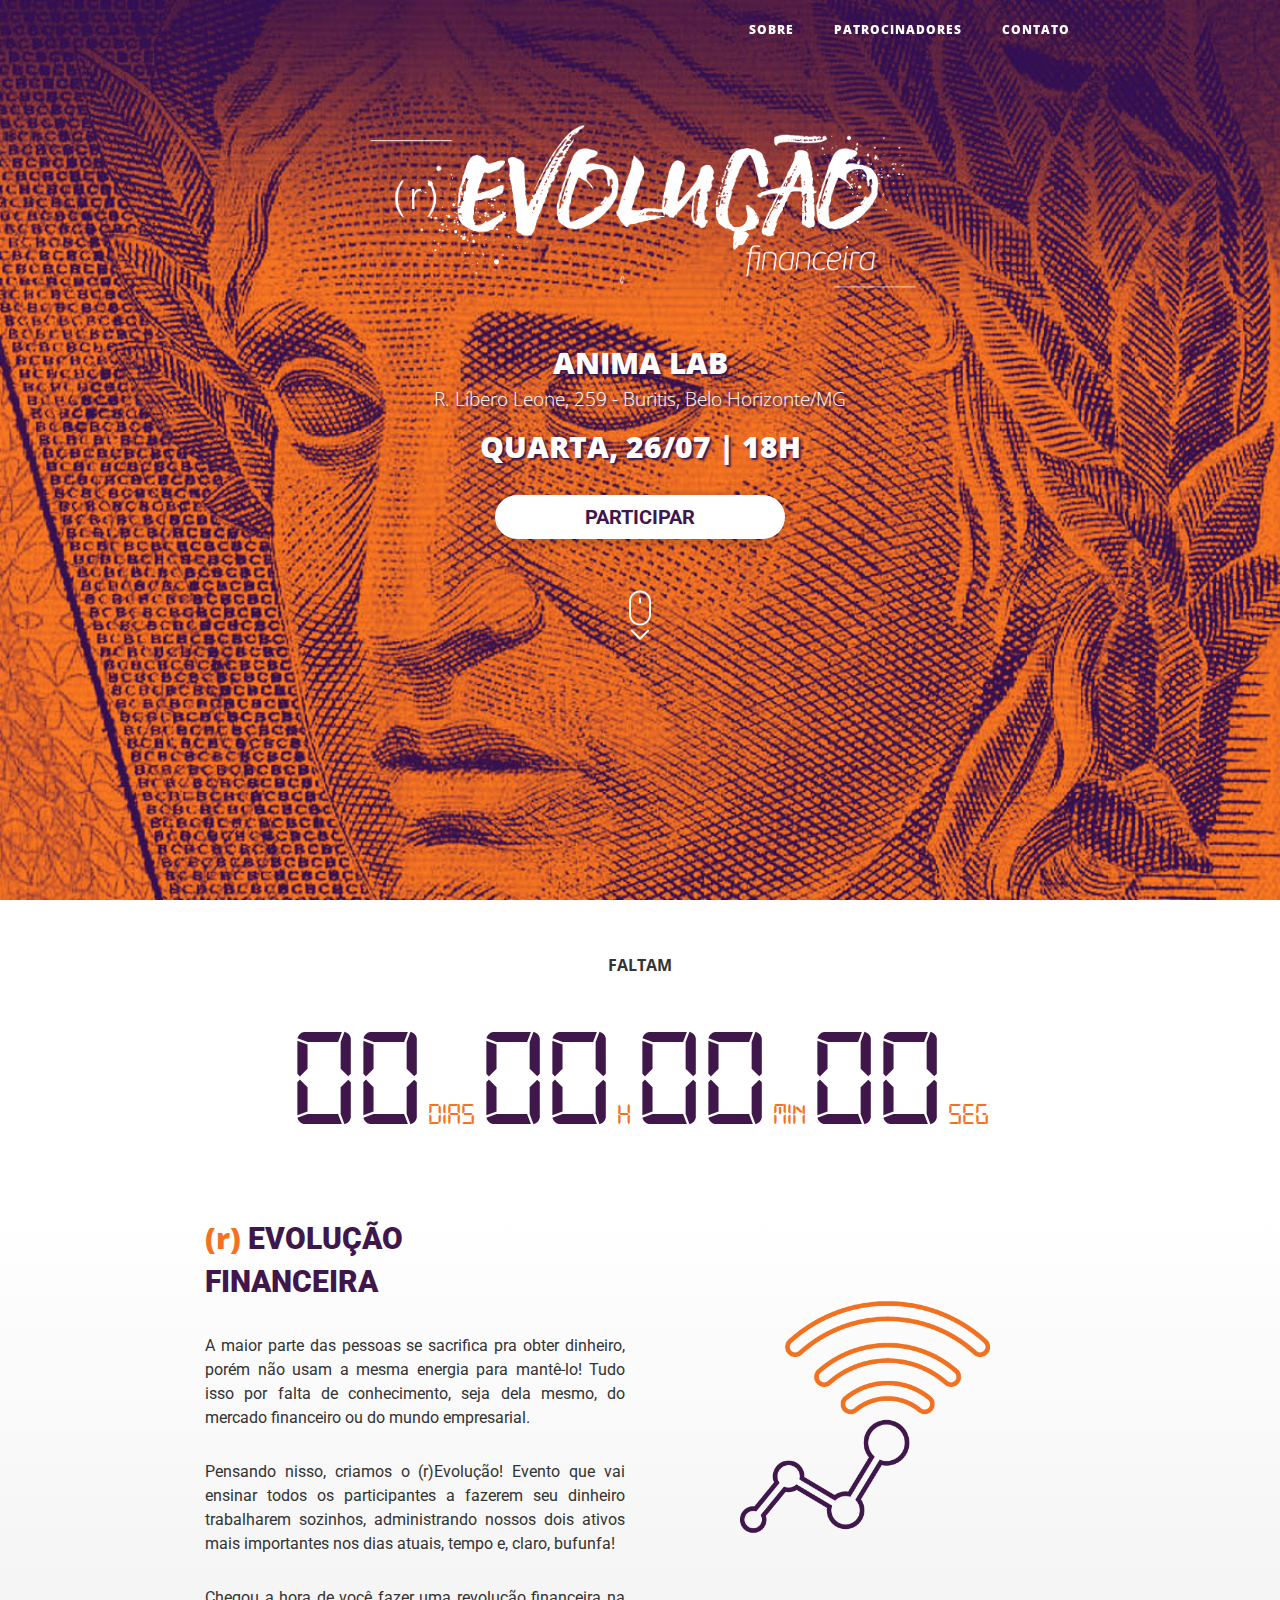
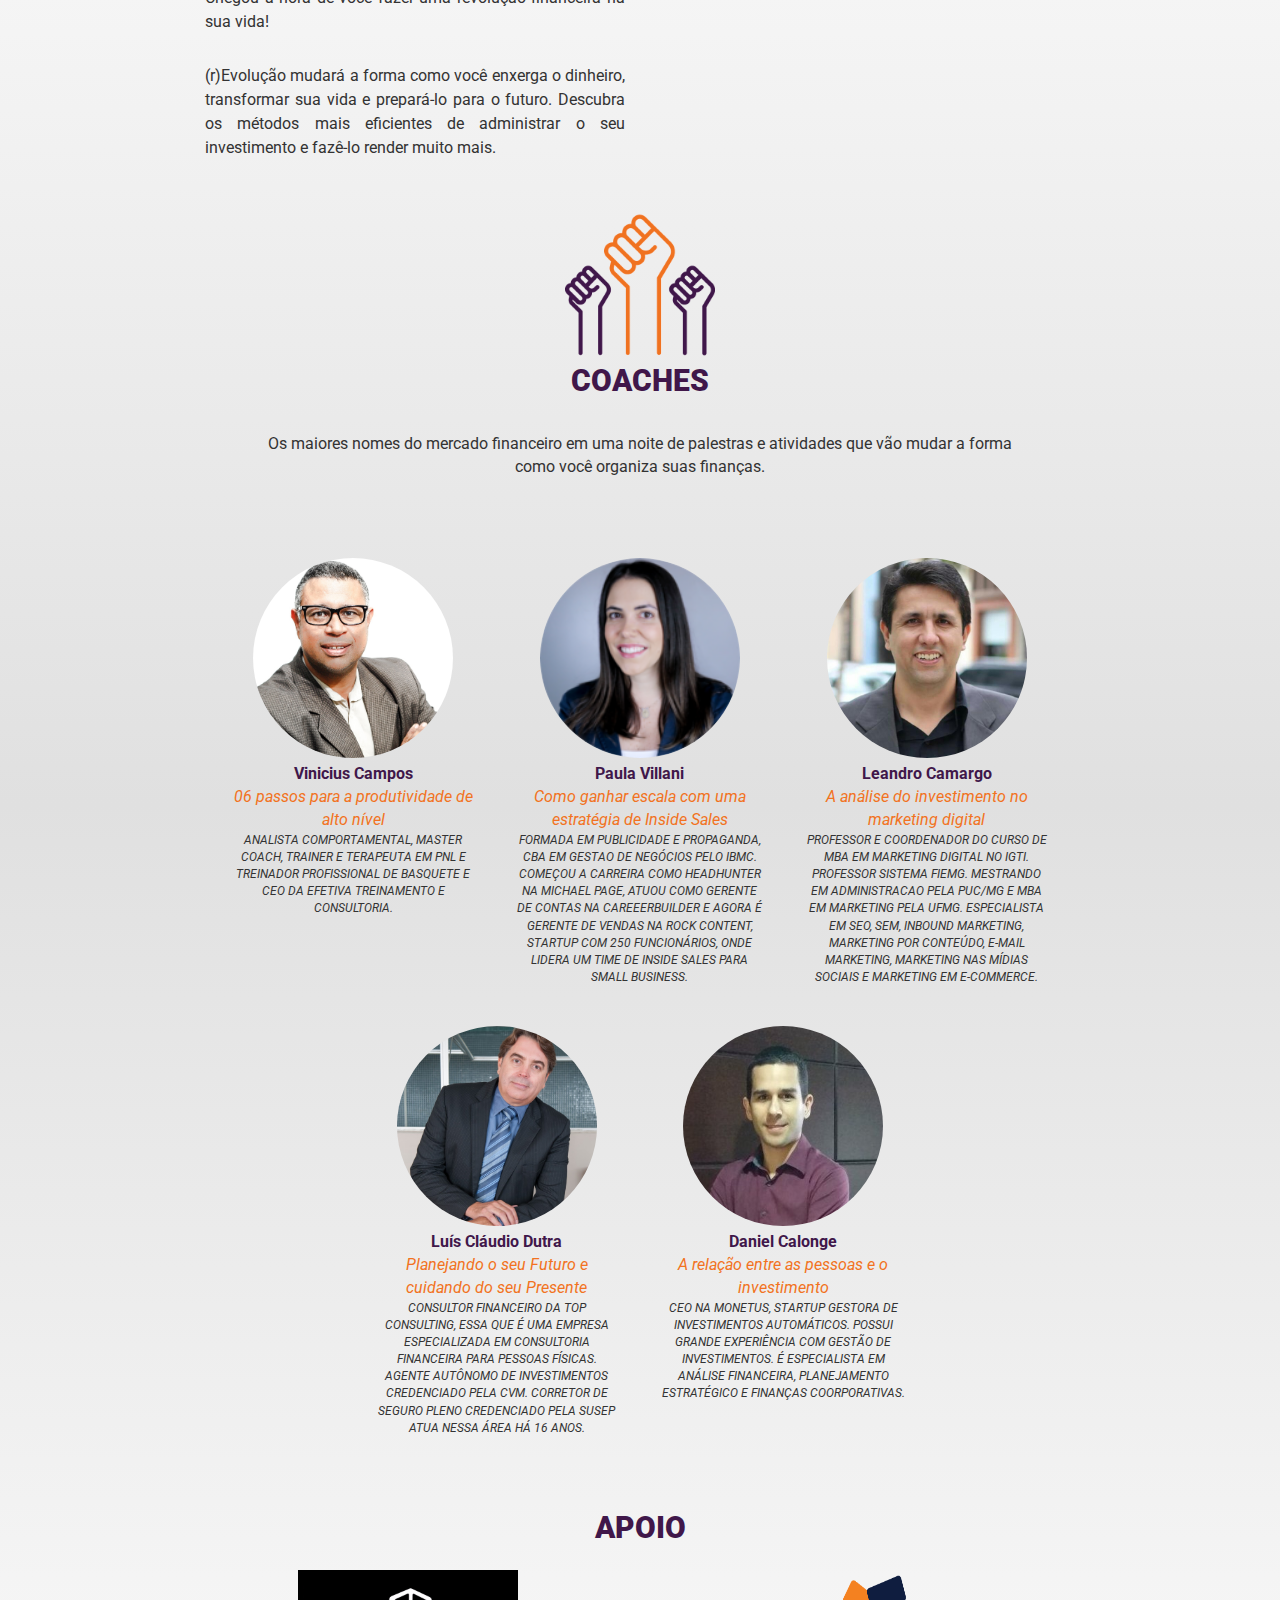
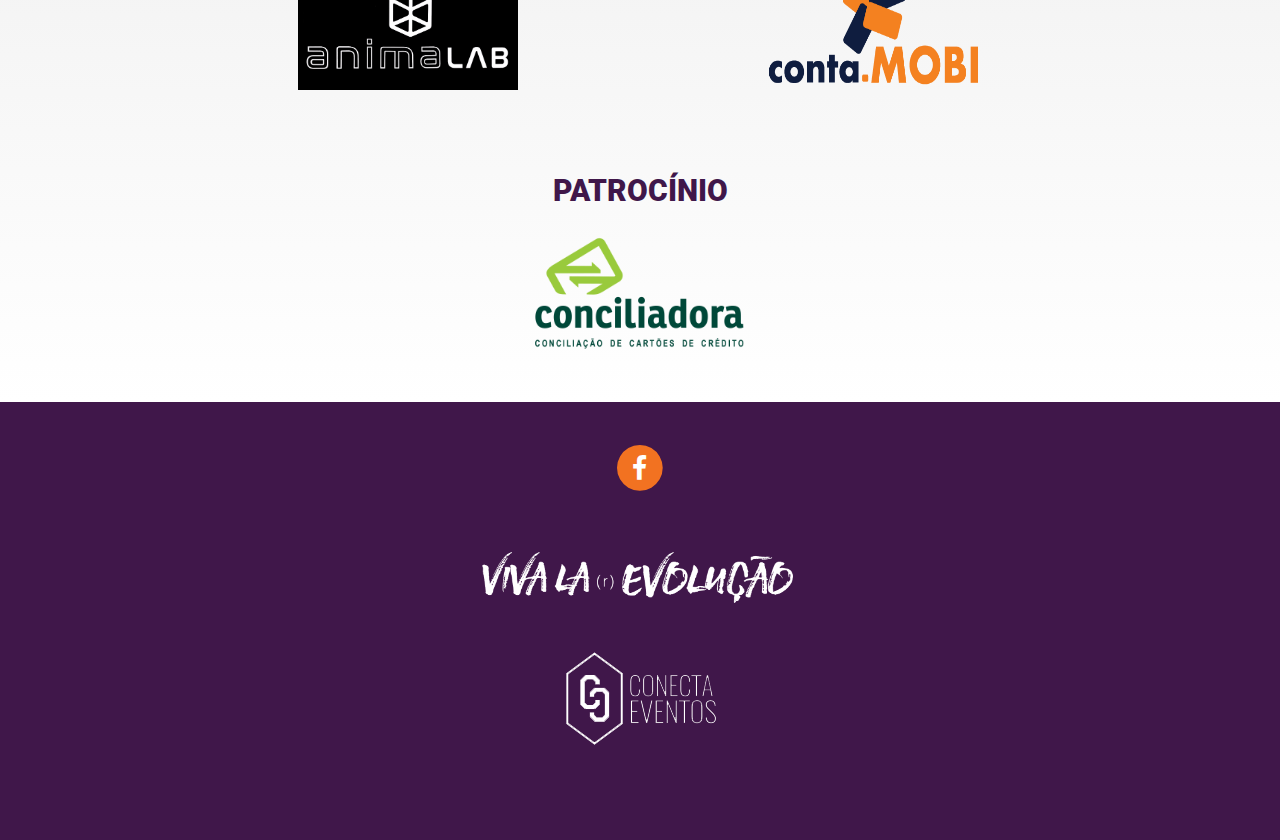
<file: index.html>
<!DOCTYPE html>
<html lang="en">

<head>

    <meta charset="utf-8">
    <meta http-equiv="X-UA-Compatible" content="IE=edge">
    <meta name="viewport" content="width=device-width, initial-scale=1">
    <meta name="description" content="">
    <meta name="author" content="">

    <title>(r)Evolução Financeira - Viva la (r)Evolução</title>

    <!-- Bootstrap Core CSS -->
    <link href="vendor/bootstrap/css/bootstrap.min.css" rel="stylesheet">
    <!-- Theme CSS -->
    <link href="css/clean-blog.css" rel="stylesheet">
    <!-- Our style CSS -->
    <link href="css/style.css" rel="stylesheet">
    <!-- Flipclock CSS -->
    <link href="css/flipclock.css" rel="stylesheet">

    <!-- Custom Fonts -->
    <link href="vendor/font-awesome/css/font-awesome.min.css" rel="stylesheet" type="text/css">
    <link href='https://fonts.googleapis.com/css?family=Lora:400,700,400italic,700italic' rel='stylesheet' type='text/css'>
    <link href='https://fonts.googleapis.com/css?family=Open+Sans:300italic,400italic,600italic,700italic,800italic,400,300,600,700,800'
        rel='stylesheet' type='text/css'>
    <link href="https://fonts.googleapis.com/css?family=Roboto:400,700,900" rel="stylesheet">

    <!-- jQuery -->
    <script src="vendor/jquery/jquery.min.js"></script>
    <!-- Bootstrap Core JavaScript -->
    <script src="vendor/bootstrap/js/bootstrap.min.js"></script>
    <!-- Contact Form JavaScript -->
    <script src="js/jqBootstrapValidation.js"></script>
    <script src="js/contact_me.js"></script>
    <!-- Theme JavaScript -->
    <script src="js/clean-blog.min.js"></script>
    <!-- FlipClock -->
    <script src="js/jquery.countdown.min.js"></script>
</head>

<body>

    <!-- Navigation -->
    <nav class="navbar navbar-default navbar-custom navbar-fixed-top">
        <div class="container-fluid">
            <!-- Brand and toggle get grouped for better mobile display -->
            <div class="navbar-header page-scroll">
                <button type="button" class="navbar-toggle" data-toggle="collapse" data-target="#menu-navbar-collapse">
                    <span class="sr-only">Toggle navigation</span>
                    Menu <i class="fa fa-bars"></i>
                </button>
                <!--<a class="navbar-brand" href="index.html">event<span style="color:#242424;">!</span></a>-->
            </div>

            <!-- Collect the nav links, forms, and other content for toggling -->
            <div class="collapse navbar-collapse" id="menu-navbar-collapse">
                <ul class="nav navbar-nav navbar-right">
                    <li>
                        <a href="#sobre">SOBRE</a>
                    </li>
                    <li>
                        <a href="#patrocinadores">PATROCINADORES</a>
                    </li>
                    <li>
                        <a href="#contato">CONTATO</a>
                    </li>
                </ul>
            </div>
            <!-- /.navbar-collapse -->
        </div>
        <!-- /.container -->
    </nav>

    <!-- Page Header -->
    <!-- Set your background image for this header on the line below. -->
    <header class="intro-header">
        <div class="container">
            <div class="row">
                <div class="col-lg-8 col-lg-offset-2 col-md-10 col-md-offset-1">
                    <div class="site-heading">
                        <div class="heading-title">
                            <img src="./img/revolucao.png" class="img-banner img-responsive mx-auto d-block">
                        </div>

                        <h2>ANIMA LAB</h2>
                        <span class="subheading" style="font-size: 19px;">R. Líbero Leone, 259 - Buritis, Belo Horizonte/MG</span>
                        <h2>QUARTA, 26/07 | 18H</h2>
                        <div style="padding: 30px;">
                            <a class="btn-called" href="https://www.sympla.com.br/inter63__169044" target="_blank">PARTICIPAR</a>
                        </div>
                        <br/>
                        <div class="arrow animated bounce" style="bottom: 0;margin-bottom: 0px;">
                            <img src="img/scroll.png" height="50">
                        </div>
                    </div>

                </div>
            </div>
        </div>
    </header>

    <!-- Main Content -->
    <div class="container">
        <div class="row">
            <div class="col-lg-8 col-lg-offset-2 col-md-10 col-md-offset-1 text-center">
                <span class="faltam"> FALTAM </span>
                <div id="clock" class="clock"></div>
                <script type="text/javascript">
                    $("#clock")
                        .countdown("2017/07/26 18:00:00", function (event) {
                            $(this).html(event.strftime(''
                                + '<span class="clock-number">%d</span> <span class="clock-label">dias</span> '
                                + '<span class="clock-number">%H</span> <span class="clock-label">H</span> '
                                + '<span class="clock-number">%M</span> <span class="clock-label">min</span> '
                                + '<span class="clock-number">%S</span> <span class="clock-label">seg</span>'));
                        });
                </script>
            </div>
        </div>
    </div>

    <br>

    <section class="section-main">
        <div class="container">
            <div class="row section-main-container text-center">
                <div class="col-xs-12 col-sm-6 col-lg-6" style="display: inline-block;vertical-align: middle; float: right;">
                    <img src="./img/icon01.png" class="conection-share">
                </div>
                <div class="col-xs-12 col-sm-6 col-lg-6" style="float:left;" id="sobre">
                    <div class="section-main-title text-left" style="padding-top: 10px;">
                        <div class="hidden-xs hidden-sm"><span style="color:#f27221;">(r)</span> EVOLUÇÃO<br/> FINANCEIRA</div>
                        <div class="hidden-md hidden-lg text-center"><span style="color:#f27221;">(r)</span> EVOLUÇÃO FINANCEIRA</div>
                    </div>
                    <div style="text-align:justify;font-size: 16px;">
                        <p>A maior parte das pessoas se sacrifica pra obter dinheiro, porém não usam a mesma energia para mantê-lo! Tudo isso por falta de conhecimento, seja dela mesmo, do mercado financeiro ou do mundo empresarial.</p>

                        <p>Pensando nisso, criamos o (r)Evolução! Evento que vai ensinar todos os participantes a fazerem seu dinheiro trabalharem sozinhos, administrando nossos dois ativos mais importantes nos dias atuais, tempo e, claro, bufunfa!</p>

                        <p>Chegou a hora de você fazer uma revolução financeira na sua vida!</p>

                        <p>(r)Evolução mudará a forma como você enxerga o dinheiro, transformar sua vida e prepará-lo para o futuro. Descubra os métodos mais eficientes de administrar o seu investimento e fazê-lo render muito mais.</p>
                    </div>
                </div>

                <div class="section-coaches">
                    <div class="col-xs-12">
                        <div style="margin: 20px auto 0 auto;">
                            <center><img src="img/icon02.png" style="width: 150px;"></center>
                            <div class="section-main-title">COACHES</div>
                        </div>
                        <div style="padding: 30px 30px 60px 30px;">
                            Os maiores nomes do mercado financeiro em uma noite de palestras e atividades que vão mudar a forma como você organiza suas finanças.
                        </div>
                    </div>

                    <div class="row">
                      <div class="col-xs-12">
                        <div class="col-xs-12 col-sm-4 col-lg-4 box-speaker">
                            <div class="pic-speaker" style="background-image:url(img/vinicius-campos.jpg)"></div>
                            <div class="speaker-name">Vinicius Campos</div>
                            <div class="speaker-theme">06 passos para a produtividade de alto nível</div>
                            <div class="speaker-occupation">
                              Analista Comportamental, Master Coach, Trainer e Terapeuta em PNL e Treinador profissional de Basquete e CEO da Efetiva Treinamento e Consultoria.
                            </div>
                        </div>

                        <div class="col-xs-12 col-sm-4 col-lg-4 box-speaker">
                            <div class="pic-speaker" style="background-image:url(img/paula-villani.png)"></div>
                            <div class="speaker-name">Paula Villani</div>
                            <div class="speaker-theme">Como ganhar escala com uma estratégia de Inside Sales</div>
                            <div class="speaker-occupation">FORMADA EM PUBLICIDADE E PROPAGANDA,
                              CBA EM GESTAO DE NEGÓCIOS PELO IBMC.

                              COMEÇOU A CARREIRA COMO HEADHUNTER NA MICHAEL PAGE, ATUOU COMO GERENTE DE CONTAS NA CAREEERBUILDER E AGORA É GERENTE DE VENDAS NA ROCK CONTENT, STARTUP COM 250 FUNCIONÁRIOS, ONDE LIDERA UM TIME DE INSIDE SALES PARA SMALL BUSINESS.
                            </div>
                        </div>

                        <div class="col-xs-12 col-sm-4 col-lg-4 box-speaker">
                            <div class="pic-speaker" style="background-image:url(img/leandro-camargo.jpg)"></div>
                            <div class="speaker-name">Leandro Camargo</div>
                            <div class="speaker-theme">A análise do investimento no marketing digital</div>
                            <div class="speaker-occupation">PROFESSOR E COORDENADOR DO CURSO DE MBA EM MARKETING DIGITAL NO IGTI.
                            PROFESSOR SISTEMA FIEMG.

                            MESTRANDO EM ADMINISTRACAO PELA PUC/MG E MBA EM MARKETING PELA UFMG.

                            ESPECIALISTA EM SEO, SEM, INBOUND MARKETING, MARKETING POR CONTEÚDO, E-MAIL MARKETING, MARKETING NAS MÍDIAS SOCIAIS E MARKETING EM E-COMMERCE.</div>
                        </div>
                      </div>
                    </div>

                    <div class="row">
                      <div class="col-xs-12">
                        <div class="col-xs-12 col-sm-4 col-lg-2 box-speaker"></div>
                        <div class="col-xs-12 col-sm-4 col-lg-4 box-speaker">
                            <div class="pic-speaker" style="background-image:url(img/luis-claudio.jpg)"></div>
                            <div class="speaker-name">Luís Cláudio Dutra</div>
                            <div class="speaker-theme">Planejando o seu Futuro e cuidando do seu Presente</div>
                            <div class="speaker-occupation">
                              CONSULTOR FINANCEIRO DA TOP CONSULTING, ESSA QUE É UMA EMPRESA ESPECIALIZADA EM CONSULTORIA FINANCEIRA PARA PESSOAS FÍSICAS.

                              AGENTE AUTÔNOMO DE INVESTIMENTOS CREDENCIADO PELA CVM. CORRETOR DE SEGURO PLENO CREDENCIADO PELA SUSEP

                              ATUA NESSA ÁREA HÁ 16 ANOS.
                            </div>
                        </div>

                        <div class="col-xs-12 col-sm-4 col-lg-4 box-speaker">
                            <div class="pic-speaker" style="background-image:url(img/daniel-calonge.jpg)"></div>
                            <div class="speaker-name">Daniel Calonge</div>
                            <div class="speaker-theme">A relação entre as pessoas e o investimento</div>
                            <div class="speaker-occupation">CEO na Monetus, Startup gestora de investimentos automáticos. Possui grande experiência com Gestão de Investimentos. É especialista em Análise Financeira, Planejamento Estratégico e Finanças Coorporativas.</div>
                        </div>

                        <div class="col-xs-12 col-sm-4 col-lg-2 box-speaker"></div>
                      </div>
                    </div>
                </div>

                <div class="section-support">
                    <div class="col-xs-12 section-support-title">Apoio</div>
                    <hr>
                    <div class="row" id="patrocinadores">
                        <div class="col-xs-12 col-sm-12 col-lg-6 box-sponsor">
                            <a href="http://www.unibh.br/"><img class="pic-sponsor img-responsive" src="img/animalab.jpeg" alt="http://www.unibh.br/"></a>
                        </div>
                        <div class="col-xs-12 col-sm-12 col-lg-6 box-sponsor">
                            <a href="https://conta.mobi"><img class="pic-sponsor img-responsive" src="img/conta-mobi.png" alt="https://conta.mobi"></a>
                        </div>
                    </div>
                </div>

                <div class="section-support">
                    <div class="col-xs-12 section-support-title">Patrocínio</div>
                    <hr>
                    <div class="row" id="patrocinadores">
                        <div class="col-xs-12 col-sm-12 col-lg-12 box-sponsor">
                            <a href="http://www.conciliadora.com.br/"><img class="pic-sponsor img-responsive" src="img/Logo-Conciliadora.png" alt="http://www.conciliadora.com.br/"></a>
                        </div>
                    </div>
                </div>
            </div>
        </div>
    </section>

    <!-- Footer -->
    <footer class="section-footer">
        <div class="container">
            <div class="row">
                <div class="col-lg-8 col-lg-offset-2 col-md-10 col-md-offset-1" id="contato">
                    <ul class="list-inline text-center">
                        <li>
                            <a href="https://www.facebook.com/events/142001943049969">
                                <span class="fa-stack fa-lg">
                                    <i class="fa fa-circle fa-stack-2x icon-circle"></i>
                                    <i class="fa fa-facebook fa-stack-1x fa-inverse"></i>
                                </span>
                            </a>
                        </li>
                    </ul>
                    <div class="row">
                        <div class="img-footer-area text-center">
                            <div>
                                <img src="./img/viva.png" class="img-footer img-responsive mx-auto d-block">
                            </div>
                            <div style="margin: 40px auto;">
                                <img src="./img/conecta-eventos.png" class="img-footer">
                            </div>
                        </div>
                    </div>
                </div>
            </div>
        </div>
    </footer>
</body>

</html>
</file>
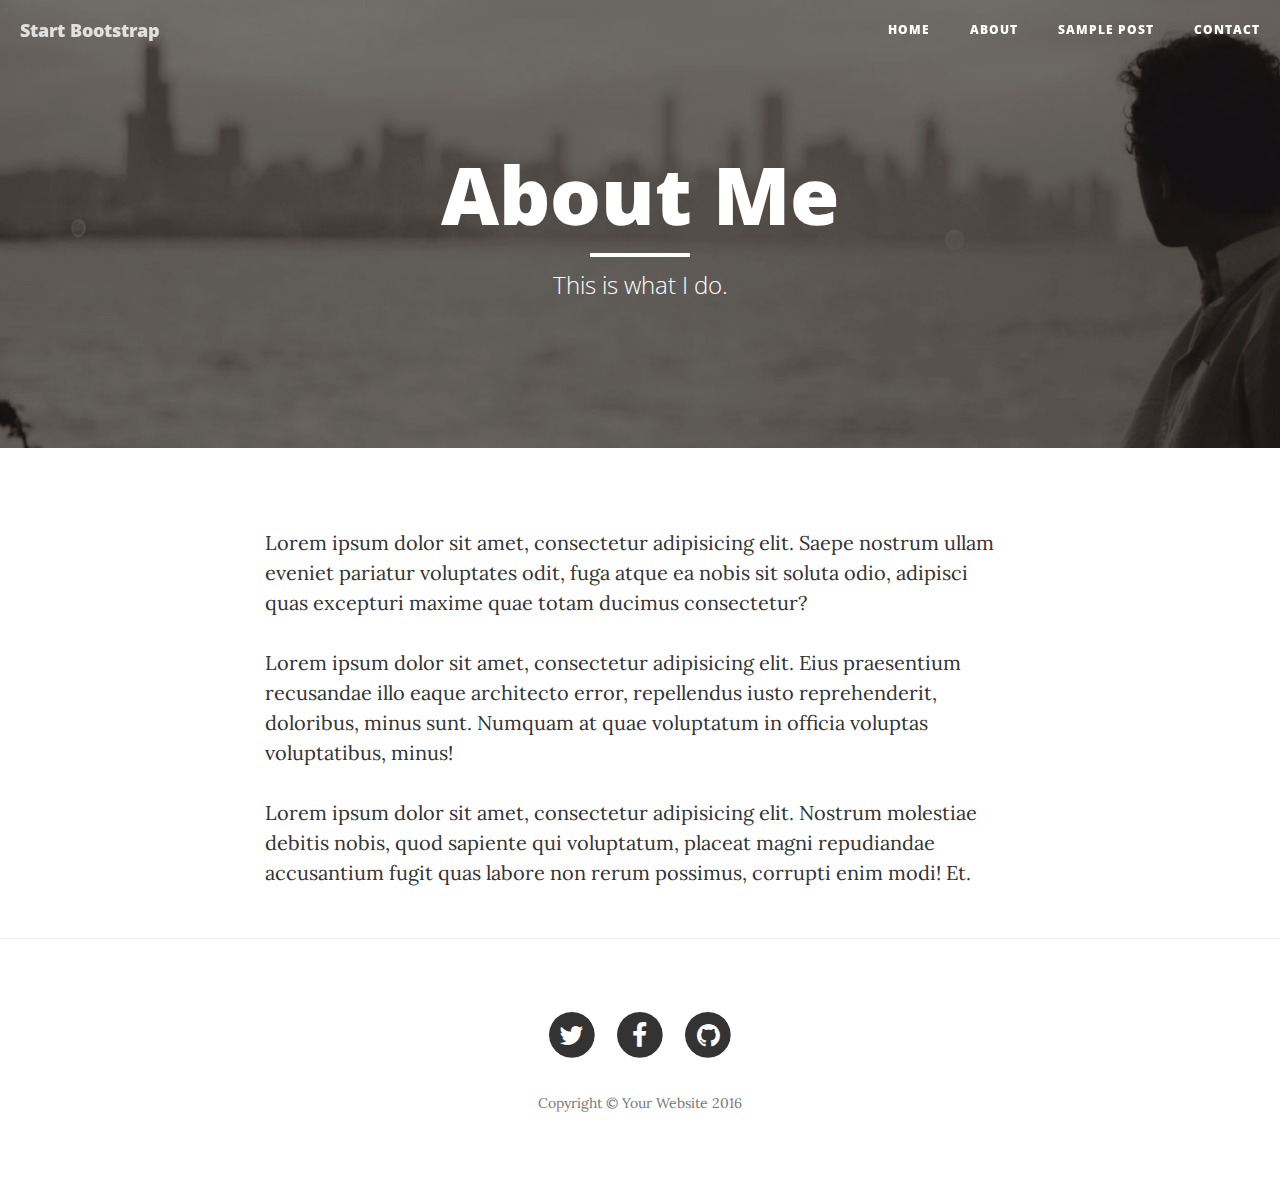
<file: about.html>
<!DOCTYPE html>
<html lang="en">

<head>

    <meta charset="utf-8">
    <meta http-equiv="X-UA-Compatible" content="IE=edge">
    <meta name="viewport" content="width=device-width, initial-scale=1">
    <meta name="description" content="">
    <meta name="author" content="">

    <title>Clean Blog - About</title>

    <!-- Bootstrap Core CSS -->
    <link href="vendor/bootstrap/css/bootstrap.min.css" rel="stylesheet">

    <!-- Theme CSS -->
    <link href="css/clean-blog.min.css" rel="stylesheet">

    <!-- Custom Fonts -->
    <link href="vendor/font-awesome/css/font-awesome.min.css" rel="stylesheet" type="text/css">
    <link href='https://fonts.googleapis.com/css?family=Lora:400,700,400italic,700italic' rel='stylesheet' type='text/css'>
    <link href='https://fonts.googleapis.com/css?family=Open+Sans:300italic,400italic,600italic,700italic,800italic,400,300,600,700,800' rel='stylesheet' type='text/css'>

    <!-- HTML5 Shim and Respond.js IE8 support of HTML5 elements and media queries -->
    <!-- WARNING: Respond.js doesn't work if you view the page via file:// -->
    <!--[if lt IE 9]>
        <script src="https://oss.maxcdn.com/libs/html5shiv/3.7.0/html5shiv.js"></script>
        <script src="https://oss.maxcdn.com/libs/respond.js/1.4.2/respond.min.js"></script>
    <![endif]-->

</head>

<body>

    <!-- Navigation -->
    <nav class="navbar navbar-default navbar-custom navbar-fixed-top">
        <div class="container-fluid">
            <!-- Brand and toggle get grouped for better mobile display -->
            <div class="navbar-header page-scroll">
                <button type="button" class="navbar-toggle" data-toggle="collapse" data-target="#bs-example-navbar-collapse-1">
                    <span class="sr-only">Toggle navigation</span>
                    Menu <i class="fa fa-bars"></i>
                </button>
                <a class="navbar-brand" href="index.html">Start Bootstrap</a>
            </div>

            <!-- Collect the nav links, forms, and other content for toggling -->
            <div class="collapse navbar-collapse" id="bs-example-navbar-collapse-1">
                <ul class="nav navbar-nav navbar-right">
                    <li>
                        <a href="index.html">Home</a>
                    </li>
                    <li>
                        <a href="about.html">About</a>
                    </li>
                    <li>
                        <a href="post.html">Sample Post</a>
                    </li>
                    <li>
                        <a href="contact.html">Contact</a>
                    </li>
                </ul>
            </div>
            <!-- /.navbar-collapse -->
        </div>
        <!-- /.container -->
    </nav>

    <!-- Page Header -->
    <!-- Set your background image for this header on the line below. -->
    <header class="intro-header" style="background-image: url('img/about-bg.jpg')">
        <div class="container">
            <div class="row">
                <div class="col-lg-8 col-lg-offset-2 col-md-10 col-md-offset-1">
                    <div class="page-heading">
                        <h1>About Me</h1>
                        <hr class="small">
                        <span class="subheading">This is what I do.</span>
                    </div>
                </div>
            </div>
        </div>
    </header>

    <!-- Main Content -->
    <div class="container">
        <div class="row">
            <div class="col-lg-8 col-lg-offset-2 col-md-10 col-md-offset-1">
                <p>Lorem ipsum dolor sit amet, consectetur adipisicing elit. Saepe nostrum ullam eveniet pariatur voluptates odit, fuga atque ea nobis sit soluta odio, adipisci quas excepturi maxime quae totam ducimus consectetur?</p>
                <p>Lorem ipsum dolor sit amet, consectetur adipisicing elit. Eius praesentium recusandae illo eaque architecto error, repellendus iusto reprehenderit, doloribus, minus sunt. Numquam at quae voluptatum in officia voluptas voluptatibus, minus!</p>
                <p>Lorem ipsum dolor sit amet, consectetur adipisicing elit. Nostrum molestiae debitis nobis, quod sapiente qui voluptatum, placeat magni repudiandae accusantium fugit quas labore non rerum possimus, corrupti enim modi! Et.</p>
            </div>
        </div>
    </div>

    <hr>

    <!-- Footer -->
    <footer>
        <div class="container">
            <div class="row">
                <div class="col-lg-8 col-lg-offset-2 col-md-10 col-md-offset-1">
                    <ul class="list-inline text-center">
                        <li>
                            <a href="#">
                                <span class="fa-stack fa-lg">
                                    <i class="fa fa-circle fa-stack-2x"></i>
                                    <i class="fa fa-twitter fa-stack-1x fa-inverse"></i>
                                </span>
                            </a>
                        </li>
                        <li>
                            <a href="#">
                                <span class="fa-stack fa-lg">
                                    <i class="fa fa-circle fa-stack-2x"></i>
                                    <i class="fa fa-facebook fa-stack-1x fa-inverse"></i>
                                </span>
                            </a>
                        </li>
                        <li>
                            <a href="#">
                                <span class="fa-stack fa-lg">
                                    <i class="fa fa-circle fa-stack-2x"></i>
                                    <i class="fa fa-github fa-stack-1x fa-inverse"></i>
                                </span>
                            </a>
                        </li>
                    </ul>
                    <p class="copyright text-muted">Copyright &copy; Your Website 2016</p>
                </div>
            </div>
        </div>
    </footer>

    <!-- jQuery -->
    <script src="vendor/jquery/jquery.min.js"></script>

    <!-- Bootstrap Core JavaScript -->
    <script src="vendor/bootstrap/js/bootstrap.min.js"></script>

    <!-- Contact Form JavaScript -->
    <script src="js/jqBootstrapValidation.js"></script>
    <script src="js/contact_me.js"></script>

    <!-- Theme JavaScript -->
    <script src="js/clean-blog.min.js"></script>

</body>

</html>
</file>
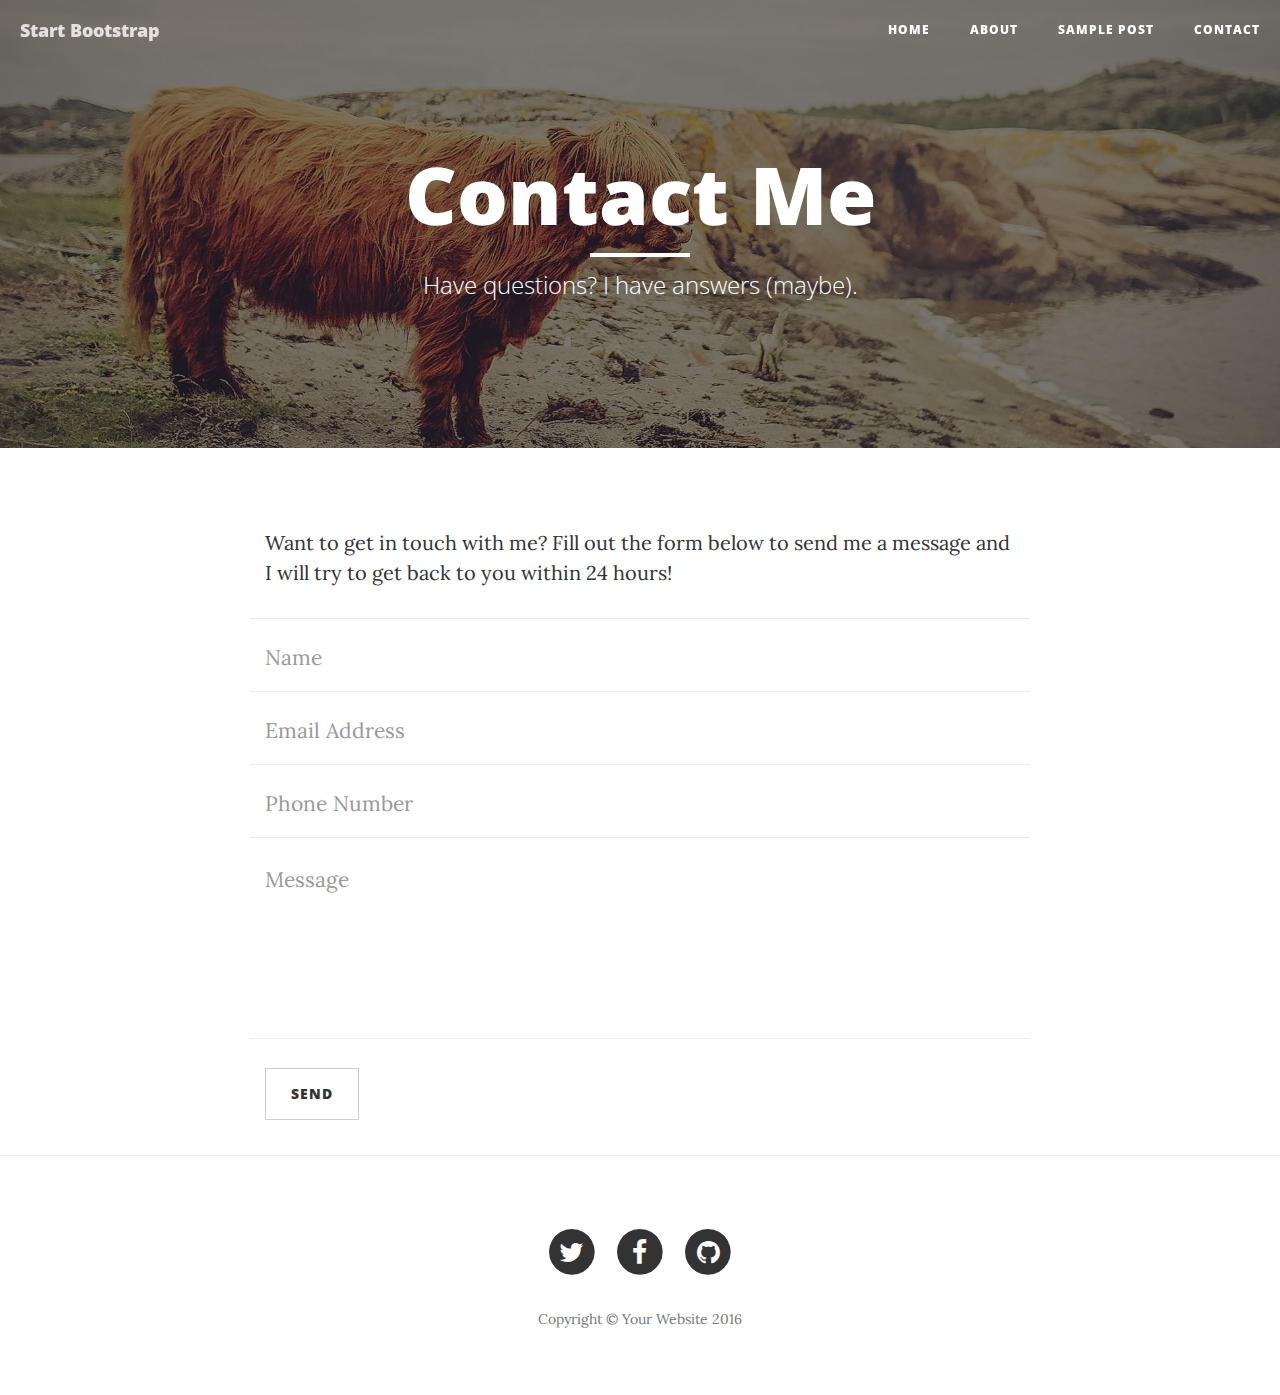
<file: contact.html>
<!DOCTYPE html>
<html lang="en">

<head>

    <meta charset="utf-8">
    <meta http-equiv="X-UA-Compatible" content="IE=edge">
    <meta name="viewport" content="width=device-width, initial-scale=1">
    <meta name="description" content="">
    <meta name="author" content="">

    <title>Clean Blog - Contact</title>

    <!-- Bootstrap Core CSS -->
    <link href="vendor/bootstrap/css/bootstrap.min.css" rel="stylesheet">

    <!-- Theme CSS -->
    <link href="css/clean-blog.min.css" rel="stylesheet">

    <!-- Custom Fonts -->
    <link href="vendor/font-awesome/css/font-awesome.min.css" rel="stylesheet" type="text/css">
    <link href='https://fonts.googleapis.com/css?family=Lora:400,700,400italic,700italic' rel='stylesheet' type='text/css'>
    <link href='https://fonts.googleapis.com/css?family=Open+Sans:300italic,400italic,600italic,700italic,800italic,400,300,600,700,800' rel='stylesheet' type='text/css'>

    <!-- HTML5 Shim and Respond.js IE8 support of HTML5 elements and media queries -->
    <!-- WARNING: Respond.js doesn't work if you view the page via file:// -->
    <!--[if lt IE 9]>
        <script src="https://oss.maxcdn.com/libs/html5shiv/3.7.0/html5shiv.js"></script>
        <script src="https://oss.maxcdn.com/libs/respond.js/1.4.2/respond.min.js"></script>
    <![endif]-->

</head>

<body>

    <!-- Navigation -->
    <nav class="navbar navbar-default navbar-custom navbar-fixed-top">
        <div class="container-fluid">
            <!-- Brand and toggle get grouped for better mobile display -->
            <div class="navbar-header page-scroll">
                <button type="button" class="navbar-toggle" data-toggle="collapse" data-target="#bs-example-navbar-collapse-1">
                    <span class="sr-only">Toggle navigation</span>
                    Menu <i class="fa fa-bars"></i>
                </button>
                <a class="navbar-brand" href="index.html">Start Bootstrap</a>
            </div>

            <!-- Collect the nav links, forms, and other content for toggling -->
            <div class="collapse navbar-collapse" id="bs-example-navbar-collapse-1">
                <ul class="nav navbar-nav navbar-right">
                    <li>
                        <a href="index.html">Home</a>
                    </li>
                    <li>
                        <a href="about.html">About</a>
                    </li>
                    <li>
                        <a href="post.html">Sample Post</a>
                    </li>
                    <li>
                        <a href="contact.html">Contact</a>
                    </li>
                </ul>
            </div>
            <!-- /.navbar-collapse -->
        </div>
        <!-- /.container -->
    </nav>

    <!-- Page Header -->
    <!-- Set your background image for this header on the line below. -->
    <header class="intro-header" style="background-image: url('img/contact-bg.jpg')">
        <div class="container">
            <div class="row">
                <div class="col-lg-8 col-lg-offset-2 col-md-10 col-md-offset-1">
                    <div class="page-heading">
                        <h1>Contact Me</h1>
                        <hr class="small">
                        <span class="subheading">Have questions? I have answers (maybe).</span>
                    </div>
                </div>
            </div>
        </div>
    </header>

    <!-- Main Content -->
    <div class="container">
        <div class="row">
            <div class="col-lg-8 col-lg-offset-2 col-md-10 col-md-offset-1">
                <p>Want to get in touch with me? Fill out the form below to send me a message and I will try to get back to you within 24 hours!</p>
                <!-- Contact Form - Enter your email address on line 19 of the mail/contact_me.php file to make this form work. -->
                <!-- WARNING: Some web hosts do not allow emails to be sent through forms to common mail hosts like Gmail or Yahoo. It's recommended that you use a private domain email address! -->
                <!-- NOTE: To use the contact form, your site must be on a live web host with PHP! The form will not work locally! -->
                <form name="sentMessage" id="contactForm" novalidate>
                    <div class="row control-group">
                        <div class="form-group col-xs-12 floating-label-form-group controls">
                            <label>Name</label>
                            <input type="text" class="form-control" placeholder="Name" id="name" required data-validation-required-message="Please enter your name.">
                            <p class="help-block text-danger"></p>
                        </div>
                    </div>
                    <div class="row control-group">
                        <div class="form-group col-xs-12 floating-label-form-group controls">
                            <label>Email Address</label>
                            <input type="email" class="form-control" placeholder="Email Address" id="email" required data-validation-required-message="Please enter your email address.">
                            <p class="help-block text-danger"></p>
                        </div>
                    </div>
                    <div class="row control-group">
                        <div class="form-group col-xs-12 floating-label-form-group controls">
                            <label>Phone Number</label>
                            <input type="tel" class="form-control" placeholder="Phone Number" id="phone" required data-validation-required-message="Please enter your phone number.">
                            <p class="help-block text-danger"></p>
                        </div>
                    </div>
                    <div class="row control-group">
                        <div class="form-group col-xs-12 floating-label-form-group controls">
                            <label>Message</label>
                            <textarea rows="5" class="form-control" placeholder="Message" id="message" required data-validation-required-message="Please enter a message."></textarea>
                            <p class="help-block text-danger"></p>
                        </div>
                    </div>
                    <br>
                    <div id="success"></div>
                    <div class="row">
                        <div class="form-group col-xs-12">
                            <button type="submit" class="btn btn-default">Send</button>
                        </div>
                    </div>
                </form>
            </div>
        </div>
    </div>

    <hr>

    <!-- Footer -->
    <footer>
        <div class="container">
            <div class="row">
                <div class="col-lg-8 col-lg-offset-2 col-md-10 col-md-offset-1">
                    <ul class="list-inline text-center">
                        <li>
                            <a href="#">
                                <span class="fa-stack fa-lg">
                                    <i class="fa fa-circle fa-stack-2x"></i>
                                    <i class="fa fa-twitter fa-stack-1x fa-inverse"></i>
                                </span>
                            </a>
                        </li>
                        <li>
                            <a href="#">
                                <span class="fa-stack fa-lg">
                                    <i class="fa fa-circle fa-stack-2x"></i>
                                    <i class="fa fa-facebook fa-stack-1x fa-inverse"></i>
                                </span>
                            </a>
                        </li>
                        <li>
                            <a href="#">
                                <span class="fa-stack fa-lg">
                                    <i class="fa fa-circle fa-stack-2x"></i>
                                    <i class="fa fa-github fa-stack-1x fa-inverse"></i>
                                </span>
                            </a>
                        </li>
                    </ul>
                    <p class="copyright text-muted">Copyright &copy; Your Website 2016</p>
                </div>
            </div>
        </div>
    </footer>

    <!-- jQuery -->
    <script src="vendor/jquery/jquery.min.js"></script>

    <!-- Bootstrap Core JavaScript -->
    <script src="vendor/bootstrap/js/bootstrap.min.js"></script>

    <!-- Contact Form JavaScript -->
    <script src="js/jqBootstrapValidation.js"></script>
    <script src="js/contact_me.js"></script>

    <!-- Theme JavaScript -->
    <script src="js/clean-blog.min.js"></script>

</body>

</html>
</file>
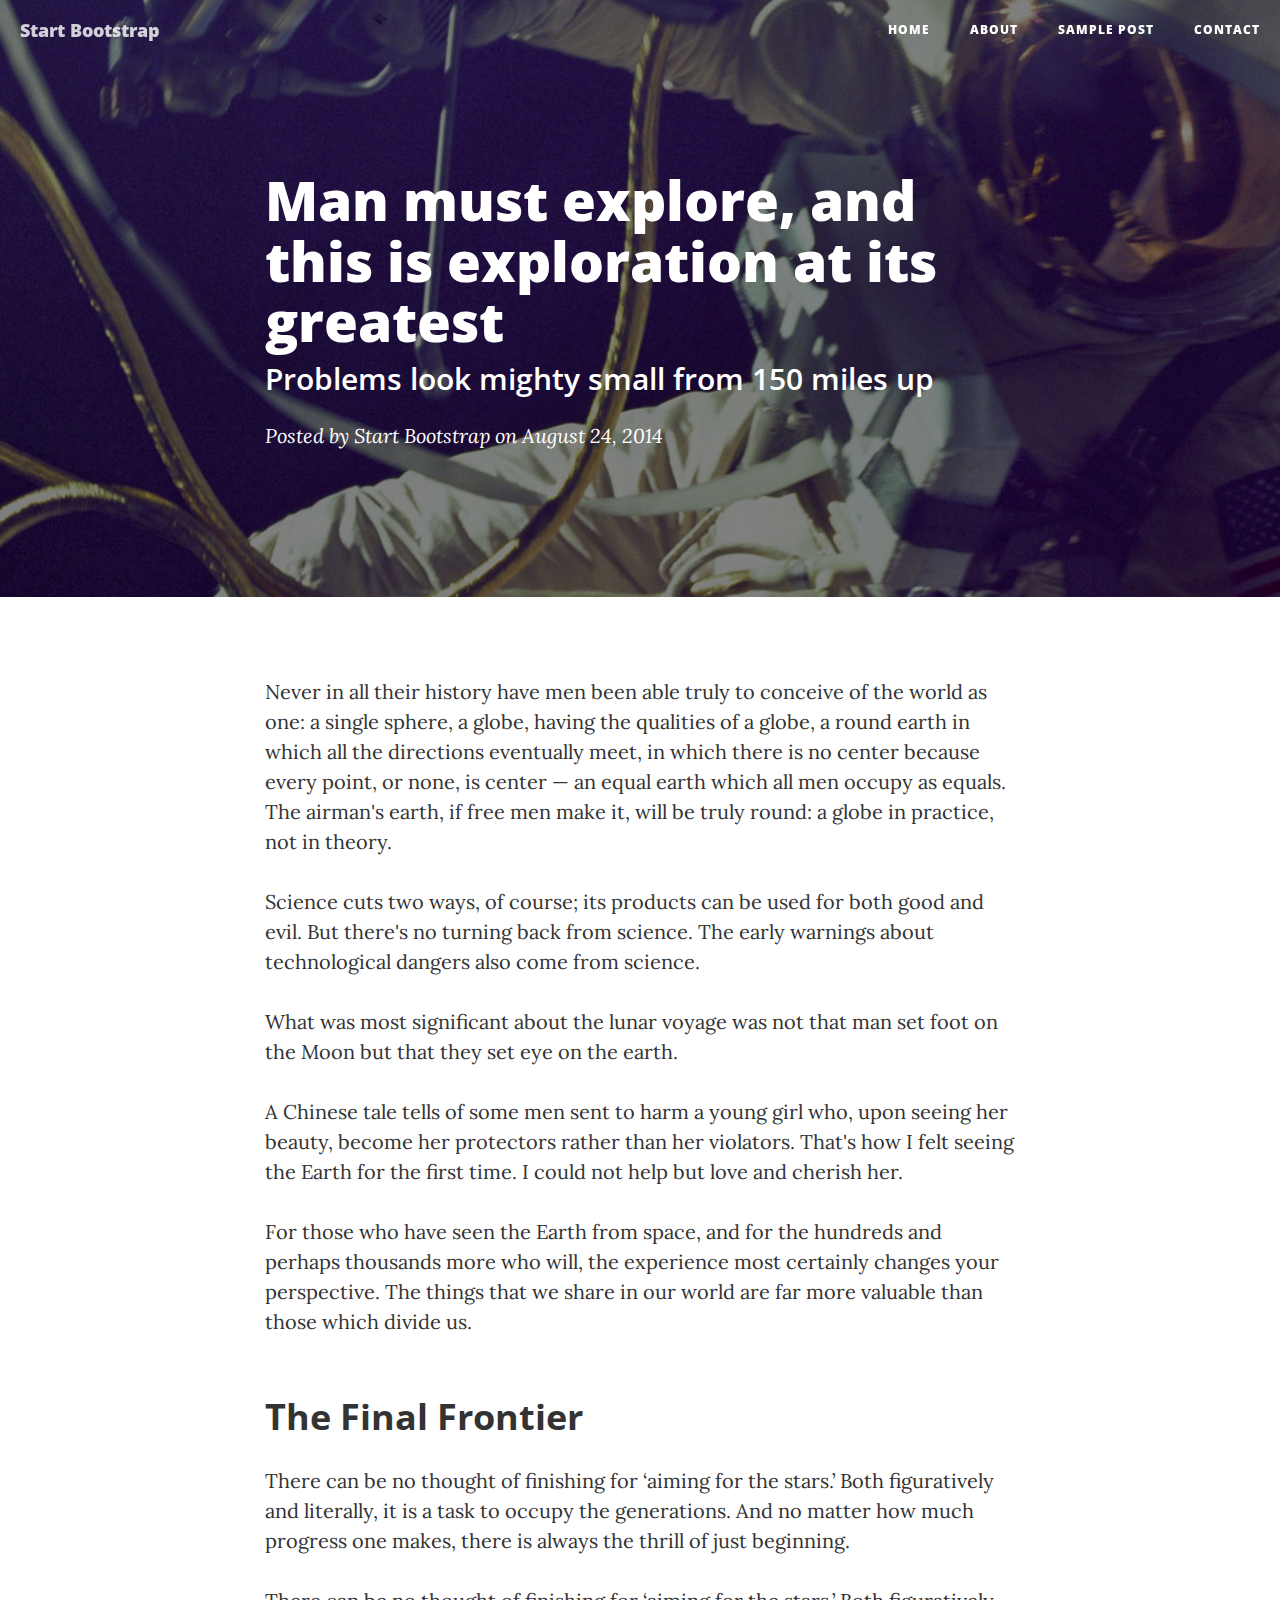
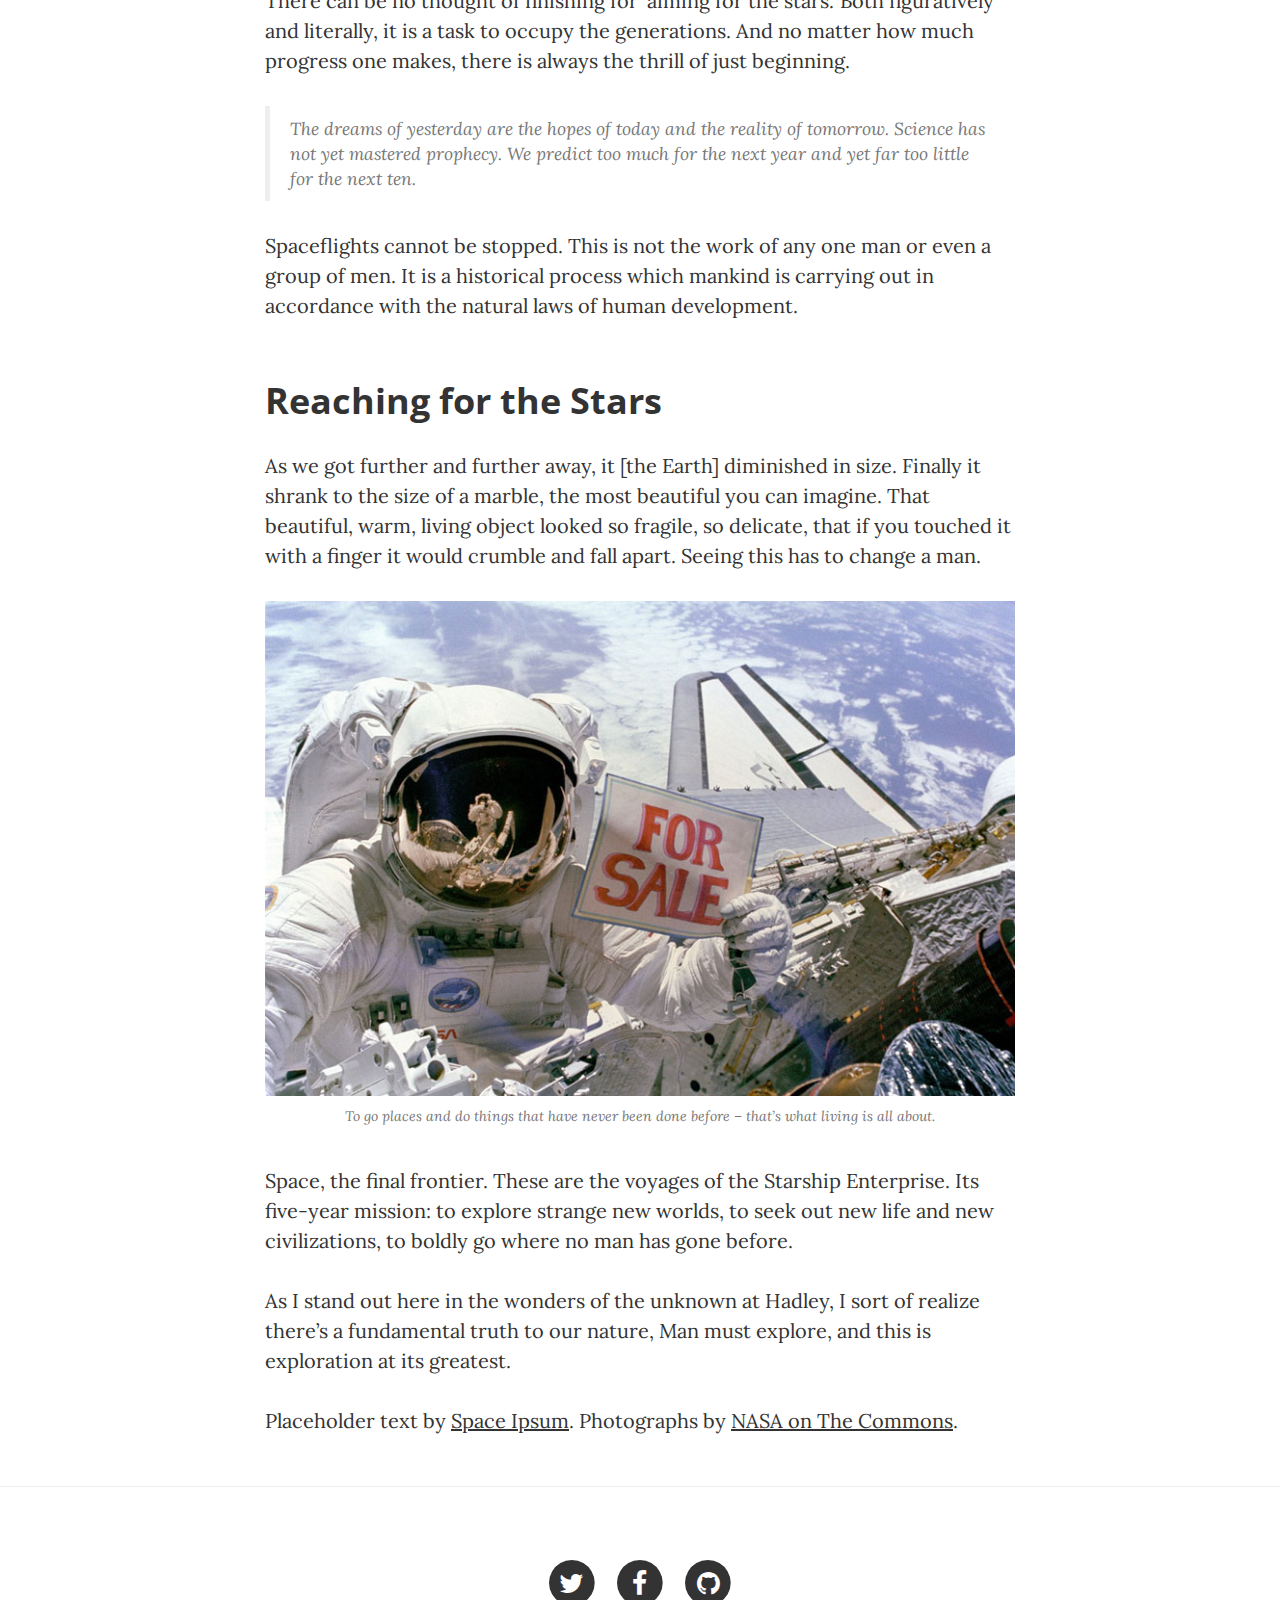
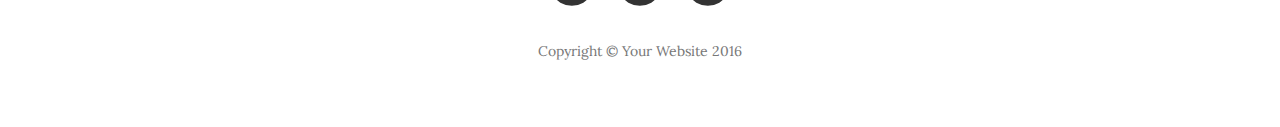
<file: post.html>
<!DOCTYPE html>
<html lang="en">

<head>

    <meta charset="utf-8">
    <meta http-equiv="X-UA-Compatible" content="IE=edge">
    <meta name="viewport" content="width=device-width, initial-scale=1">
    <meta name="description" content="">
    <meta name="author" content="">

    <title>Clean Blog - Sample Post</title>

    <!-- Bootstrap Core CSS -->
    <link href="vendor/bootstrap/css/bootstrap.min.css" rel="stylesheet">

    <!-- Theme CSS -->
    <link href="css/clean-blog.min.css" rel="stylesheet">

    <!-- Custom Fonts -->
    <link href="vendor/font-awesome/css/font-awesome.min.css" rel="stylesheet" type="text/css">
    <link href='https://fonts.googleapis.com/css?family=Lora:400,700,400italic,700italic' rel='stylesheet' type='text/css'>
    <link href='https://fonts.googleapis.com/css?family=Open+Sans:300italic,400italic,600italic,700italic,800italic,400,300,600,700,800' rel='stylesheet' type='text/css'>

    <!-- HTML5 Shim and Respond.js IE8 support of HTML5 elements and media queries -->
    <!-- WARNING: Respond.js doesn't work if you view the page via file:// -->
    <!--[if lt IE 9]>
        <script src="https://oss.maxcdn.com/libs/html5shiv/3.7.0/html5shiv.js"></script>
        <script src="https://oss.maxcdn.com/libs/respond.js/1.4.2/respond.min.js"></script>
    <![endif]-->

</head>

<body>

    <!-- Navigation -->
    <nav class="navbar navbar-default navbar-custom navbar-fixed-top">
        <div class="container-fluid">
            <!-- Brand and toggle get grouped for better mobile display -->
            <div class="navbar-header page-scroll">
                <button type="button" class="navbar-toggle" data-toggle="collapse" data-target="#bs-example-navbar-collapse-1">
                    <span class="sr-only">Toggle navigation</span>
                    Menu <i class="fa fa-bars"></i>
                </button>
                <a class="navbar-brand" href="index.html">Start Bootstrap</a>
            </div>

            <!-- Collect the nav links, forms, and other content for toggling -->
            <div class="collapse navbar-collapse" id="bs-example-navbar-collapse-1">
                <ul class="nav navbar-nav navbar-right">
                    <li>
                        <a href="index.html">Home</a>
                    </li>
                    <li>
                        <a href="about.html">About</a>
                    </li>
                    <li>
                        <a href="post.html">Sample Post</a>
                    </li>
                    <li>
                        <a href="contact.html">Contact</a>
                    </li>
                </ul>
            </div>
            <!-- /.navbar-collapse -->
        </div>
        <!-- /.container -->
    </nav>

    <!-- Page Header -->
    <!-- Set your background image for this header on the line below. -->
    <header class="intro-header" style="background-image: url('img/post-bg.jpg')">
        <div class="container">
            <div class="row">
                <div class="col-lg-8 col-lg-offset-2 col-md-10 col-md-offset-1">
                    <div class="post-heading">
                        <h1>Man must explore, and this is exploration at its greatest</h1>
                        <h2 class="subheading">Problems look mighty small from 150 miles up</h2>
                        <span class="meta">Posted by <a href="#">Start Bootstrap</a> on August 24, 2014</span>
                    </div>
                </div>
            </div>
        </div>
    </header>

    <!-- Post Content -->
    <article>
        <div class="container">
            <div class="row">
                <div class="col-lg-8 col-lg-offset-2 col-md-10 col-md-offset-1">
                    <p>Never in all their history have men been able truly to conceive of the world as one: a single sphere, a globe, having the qualities of a globe, a round earth in which all the directions eventually meet, in which there is no center because every point, or none, is center — an equal earth which all men occupy as equals. The airman's earth, if free men make it, will be truly round: a globe in practice, not in theory.</p>

                    <p>Science cuts two ways, of course; its products can be used for both good and evil. But there's no turning back from science. The early warnings about technological dangers also come from science.</p>

                    <p>What was most significant about the lunar voyage was not that man set foot on the Moon but that they set eye on the earth.</p>

                    <p>A Chinese tale tells of some men sent to harm a young girl who, upon seeing her beauty, become her protectors rather than her violators. That's how I felt seeing the Earth for the first time. I could not help but love and cherish her.</p>

                    <p>For those who have seen the Earth from space, and for the hundreds and perhaps thousands more who will, the experience most certainly changes your perspective. The things that we share in our world are far more valuable than those which divide us.</p>

                    <h2 class="section-heading">The Final Frontier</h2>

                    <p>There can be no thought of finishing for ‘aiming for the stars.’ Both figuratively and literally, it is a task to occupy the generations. And no matter how much progress one makes, there is always the thrill of just beginning.</p>

                    <p>There can be no thought of finishing for ‘aiming for the stars.’ Both figuratively and literally, it is a task to occupy the generations. And no matter how much progress one makes, there is always the thrill of just beginning.</p>

                    <blockquote>The dreams of yesterday are the hopes of today and the reality of tomorrow. Science has not yet mastered prophecy. We predict too much for the next year and yet far too little for the next ten.</blockquote>

                    <p>Spaceflights cannot be stopped. This is not the work of any one man or even a group of men. It is a historical process which mankind is carrying out in accordance with the natural laws of human development.</p>

                    <h2 class="section-heading">Reaching for the Stars</h2>

                    <p>As we got further and further away, it [the Earth] diminished in size. Finally it shrank to the size of a marble, the most beautiful you can imagine. That beautiful, warm, living object looked so fragile, so delicate, that if you touched it with a finger it would crumble and fall apart. Seeing this has to change a man.</p>

                    <a href="#">
                        <img class="img-responsive" src="img/post-sample-image.jpg" alt="">
                    </a>
                    <span class="caption text-muted">To go places and do things that have never been done before – that’s what living is all about.</span>

                    <p>Space, the final frontier. These are the voyages of the Starship Enterprise. Its five-year mission: to explore strange new worlds, to seek out new life and new civilizations, to boldly go where no man has gone before.</p>

                    <p>As I stand out here in the wonders of the unknown at Hadley, I sort of realize there’s a fundamental truth to our nature, Man must explore, and this is exploration at its greatest.</p>

                    <p>Placeholder text by <a href="http://spaceipsum.com/">Space Ipsum</a>. Photographs by <a href="https://www.flickr.com/photos/nasacommons/">NASA on The Commons</a>.</p>
                </div>
            </div>
        </div>
    </article>

    <hr>

    <!-- Footer -->
    <footer>
        <div class="container">
            <div class="row">
                <div class="col-lg-8 col-lg-offset-2 col-md-10 col-md-offset-1">
                    <ul class="list-inline text-center">
                        <li>
                            <a href="#">
                                <span class="fa-stack fa-lg">
                                    <i class="fa fa-circle fa-stack-2x"></i>
                                    <i class="fa fa-twitter fa-stack-1x fa-inverse"></i>
                                </span>
                            </a>
                        </li>
                        <li>
                            <a href="#">
                                <span class="fa-stack fa-lg">
                                    <i class="fa fa-circle fa-stack-2x"></i>
                                    <i class="fa fa-facebook fa-stack-1x fa-inverse"></i>
                                </span>
                            </a>
                        </li>
                        <li>
                            <a href="#">
                                <span class="fa-stack fa-lg">
                                    <i class="fa fa-circle fa-stack-2x"></i>
                                    <i class="fa fa-github fa-stack-1x fa-inverse"></i>
                                </span>
                            </a>
                        </li>
                    </ul>
                    <p class="copyright text-muted">Copyright &copy; Your Website 2016</p>
                </div>
            </div>
        </div>
    </footer>

    <!-- jQuery -->
    <script src="vendor/jquery/jquery.min.js"></script>

    <!-- Bootstrap Core JavaScript -->
    <script src="vendor/bootstrap/js/bootstrap.min.js"></script>

    <!-- Contact Form JavaScript -->
    <script src="js/jqBootstrapValidation.js"></script>
    <script src="js/contact_me.js"></script>

    <!-- Theme JavaScript -->
    <script src="js/clean-blog.min.js"></script>

</body>

</html>
</file>
<file: css/style.css>
@font-face {
  font-family: 'Digital';
  src: url('../font/digital/digital-7.ttf');
}

.img-banner .img-footer{
	max-width: 100%;
	height: auto;
}

.icon-circle {
    color: #F27221;
}

.section-main {
  background: rgba(255,255,255,1);
  background: -moz-linear-gradient(top, rgba(255,255,255,1) 0%, rgba(224,224,224,1) 50%, rgba(255,255,255,1) 100%);
  background: -webkit-gradient(left top, left bottom, color-stop(0%, rgba(255,255,255,1)), color-stop(50%, rgba(224,224,224,1)), color-stop(100%, rgba(255,255,255,1)));
  background: -webkit-linear-gradient(top, rgba(255,255,255,1) 0%, rgba(224,224,224,1) 50%, rgba(255,255,255,1) 100%);
  background: -o-linear-gradient(top, rgba(255,255,255,1) 0%, rgba(224,224,224,1) 50%, rgba(255,255,255,1) 100%);
  background: -ms-linear-gradient(top, rgba(255,255,255,1) 0%, rgba(224,224,224,1) 50%, rgba(255,255,255,1) 100%);
  background: linear-gradient(to bottom, rgba(255,255,255,1) 0%, rgba(224,224,224,1) 50%, rgba(255,255,255,1) 100%);
  filter: progid:DXImageTransform.Microsoft.gradient( startColorstr='#ffffff', endColorstr='#ffffff', GradientType=0 );
}

.section-main-container {
  max-width:900px;
  width: 100%;
  margin: 0 auto;
  font-family: 'Roboto', sans-serif;
}

.section-main-title {
  color:#40174a;
  font-weight: 900;
  font-size: 30px;
}

.conection-share {
  width: 250px;
  margin-top: calc(50% - 125px);
}

.section-coaches {
  padding: 20px;
  font-size: 16px;
}

.pic-speaker {
  width: 200px;
  height: 200px;
  background: no-repeat bottom center scroll;
  background-image: url(../img/speaker-default.png);
  background-size: auto auto;
  -webkit-background-size: cover;
  -moz-background-size: cover;
  background-size: cover;
  -o-background-size: cover;
  margin: 0 auto;
  border-radius: 50%;
}

.pic-sponsor {
  width: 220px;
  height: 120px;
  background: no-repeat bottom center scroll;
  background-size: auto auto;
  -webkit-background-size: cover;
  -moz-background-size: cover;
  background-size: cover;
  -o-background-size: cover;
  margin: 0 auto;
}

.box-speaker,
.box-sponsor {
  padding: 20px;
}

.speaker-name {
  font-weight: bold;
  color: #40174a;
  margin-top: 5px;
}

.speaker-occupation {
  font-style:italic;
  font-size: 12px;
  text-transform: uppercase;
}

.speaker-theme {
  font-style:italic;
  font-size: 16px;
  color: #F27221;
}

.section-support {
  padding-bottom: 30px;
}

.section-support-title {
  margin-top: 10px;
  color:#40174a;
  font-weight: 900;
  font-size: 30px;
  text-transform: uppercase;
}

.sponsor-name {
  font-weight: bold;
  color: #40174a;
}
.sponsor-activity {
  font-style: italic;
  font-size: 14px;
}

.section-footer {
	background: #40174A;
}

.img-footer-area {
  max-width: 400px;
  width: 100%;
  margin:0 auto;
  margin-top: 2em;
  text-align: center;
  padding: 10px 20px;
  position: relative;
}

.clock-number {
  font-family: 'Digital';
  font-size: 7em;
  color: #40174A;
}

.clock-label {
  font-family: 'Digital';
  font-size: 1.5em;
  color: #F27221;
}

span {
	font-family: 'Open Sans', 'Helvetica Neue', Helvetica, Arial, sans-serif;
}

.faltam {
	font-size: 0.8em;
	font-weight: 700;
}

/* SMART AND TABLET*/
@media only screen and (max-width: 767px) {
  .conection-share {
    margin-top: 0px;
  }
  .clock-number {
    font-family: 'Digital';
    font-size: 3.5em;
    color: #40174A;
  }

  .clock-label {
    font-family: 'Digital';
    font-size: 1.0em;
    color: #F27221;
  }
}
</file>
<file: css/clean-blog.css>
/*!
 * Start Bootstrap - Clean Blog v3.3.7+1 (http://startbootstrap.com/template-overviews/clean-blog)
 * Copyright 2013-2017 Start Bootstrap
 * Licensed under MIT (https://github.com/BlackrockDigital/startbootstrap/blob/gh-pages/LICENSE)
 */
body {
  font-family: 'Lora', 'Times New Roman', serif;
  font-size: 20px;
  color: #333333;
  height: 100vh; /*to teste*/
}
p {
  line-height: 1.5;
  margin: 30px 0;
}
p a {
  text-decoration: underline;
}
h1,
h2,
h3,
h4,
h5,
h6 {
  font-family: 'Open Sans', 'Helvetica Neue', Helvetica, Arial, sans-serif;
  font-weight: 800;
}
a {
  color: #333333;
}
a:hover,
a:focus {
  color: #F27221;
  text-decoration: none;
}
a img:hover,
a img:focus {
  cursor: zoom-in;
}
blockquote {
  color: #777777;
  font-style: italic;
}
hr.small {
  max-width: 100px;
  margin: 15px auto;
  border-width: 4px;
  border-color: white;
}
.navbar-custom {
  position: absolute;
  top: 0;
  left: 0;
  width: 100%;
  z-index: 3;
  font-family: 'Open Sans', 'Helvetica Neue', Helvetica, Arial, sans-serif;
}
.navbar-custom .navbar-brand {
  font-weight: 800;
}
.navbar-custom .navbar-header .navbar-toggle {
  color: #777777;
  font-weight: 800;
  text-transform: uppercase;
  font-size: 12px;
}
.navbar-custom .nav li a {
  text-transform: uppercase;
  font-size: 12px;
  font-weight: 800;
  letter-spacing: 1px;
}
.navbar-custom .container-fluid {
  max-width: 900px;
}

@media only screen and (max-width: 767px) {
  .navbar-default {
    background-color: transparent;
    border-color: transparent;
  }

  .navbar-default .navbar-brand {
    color: #fff;
  }

  .navbar-toggle {
    background-color: #fff;
  }

  #menu-navbar-collapse {
    background-color: #fff;
  }
}

@media only screen and (min-width: 768px) {
  .navbar-custom {
    background: transparent;
    border-bottom: 1px solid transparent;
  }
  .navbar-custom .navbar-brand {
    color: white;
    padding: 20px;
    font-size: 30px;
  }
  .navbar-custom .navbar-brand:hover,
  .navbar-custom .navbar-brand:focus {
    color: rgba(255, 255, 255, 0.8);
  }
  .navbar-custom .nav li a {
    color: #FFF;
    padding: 20px;
  }
  .navbar-custom .nav li a:hover,
  .navbar-custom .nav li a:focus {
    color: rgba(255, 255, 255, 0.8);
  }
  .navbar-custom .nav li ul.dropdown-menu a {
    color: #333333;
  }
  .navbar-custom .nav li ul.dropdown-menu a:hover,
  .navbar-custom .nav li ul.dropdown-menu a:focus {
    color: #0085A1;
  }
}
@media only screen and (min-width: 1170px) {
  .navbar-custom {
    -webkit-transition: background-color 0.3s;
    -moz-transition: background-color 0.3s;
    transition: background-color 0.3s;
    /* Force Hardware Acceleration in WebKit */
    -webkit-transform: translate3d(0, 0, 0);
    -moz-transform: translate3d(0, 0, 0);
    -ms-transform: translate3d(0, 0, 0);
    -o-transform: translate3d(0, 0, 0);
    transform: translate3d(0, 0, 0);
    -webkit-backface-visibility: hidden;
    backface-visibility: hidden;
  }
  .navbar-custom.is-fixed {
    /* when the user scrolls down, we hide the header right above the viewport */
    position: fixed;
    top: -61px;
    background-color: rgba(255, 255, 255, 0.9);
    border-bottom: 1px solid #f2f2f2;
    -webkit-transition: -webkit-transform 0.3s;
    -moz-transition: -moz-transform 0.3s;
    transition: transform 0.3s;
  }
  .navbar-custom.is-fixed .navbar-brand {
    color: #333333;
  }
  .navbar-custom.is-fixed .navbar-brand:hover,
  .navbar-custom.is-fixed .navbar-brand:focus {
    color: #0085A1;
  }
  .navbar-custom.is-fixed .nav li a {
    color: #333333;
  }
  .navbar-custom.is-fixed .nav li a:hover,
  .navbar-custom.is-fixed .nav li a:focus {
    color: #0085A1;
  }
  .navbar-custom.is-visible {
    /* if the user changes the scrolling direction, we show the header */
    -webkit-transform: translate3d(0, 100%, 0);
    -moz-transform: translate3d(0, 100%, 0);
    -ms-transform: translate3d(0, 100%, 0);
    -o-transform: translate3d(0, 100%, 0);
    transform: translate3d(0, 100%, 0);
  }
}
.intro-header {
  background-color: #777777;
  background: no-repeat center center;
  background-attachment: scroll;
  -webkit-background-size: cover;
  -moz-background-size: cover;
  background-size: cover;
  -o-background-size: cover;
  margin-bottom: 50px;
  background-image: url('../img/bg1.jpg');
  height: 100vh;
}
.intro-header .site-heading,
.intro-header .post-heading,
.intro-header .page-heading {
  padding: 100px 0 50px;
  color: white;
}
@media only screen and (min-width: 768px) {
  .intro-header .site-heading,
  .intro-header .post-heading,
  .intro-header .page-heading {
    padding: 100px 0;
  }
}

.heading-title {
  font-family: 'Open Sans', 'Helvetica Neue', Helvetica, Arial, sans-serif;
  color:#242424;
  max-width: 650px;
  width: 100%;
  margin:0 auto;
  text-align: center;
  padding: 10px 20px;
  position: relative;
}

.heading-title span {
  font-size: 60px;
  line-height: 60px;
  font-weight: 900;
}

.site-heading h1, 
.site-heading h2,
.site-heading span {
    text-shadow: 2px 2px 2px rgba(48, 26, 85, 1);
}

.intro-header .site-heading,
.intro-header .page-heading {
  text-align: center;
}
.intro-header .site-heading h1,
.intro-header .page-heading h1 {
  margin-top: 0;
  font-size: 50px;
}
.intro-header .site-heading .subheading,
.intro-header .page-heading .subheading {
  font-size: 24px;
  line-height: 1.1;
  display: block;
  font-family: 'Open Sans', 'Helvetica Neue', Helvetica, Arial, sans-serif;
  font-weight: 300;
  margin: 10px 0 0;
}
@media only screen and (min-width: 768px) {
  .intro-header .site-heading h1,
  .intro-header .page-heading h1 {
    font-size: 80px;
  }
}
.intro-header .post-heading h1 {
  font-size: 35px;
}
.intro-header .post-heading .subheading,
.intro-header .post-heading .meta {
  line-height: 1.1;
  display: block;
}
.intro-header .post-heading .subheading {
  font-family: 'Open Sans', 'Helvetica Neue', Helvetica, Arial, sans-serif;
  font-size: 24px;
  margin: 10px 0 30px;
  font-weight: 600;
}
.intro-header .post-heading .meta {
  font-family: 'Lora', 'Times New Roman', serif;
  font-style: italic;
  font-weight: 300;
  font-size: 20px;
}
.intro-header .post-heading .meta a {
  color: white;
}
@media only screen and (min-width: 768px) {
  .intro-header .post-heading h1 {
    font-size: 55px;
  }
  .intro-header .post-heading .subheading {
    font-size: 30px;
  }
}
.post-preview > a {
  color: #333333;
}
.post-preview > a:hover,
.post-preview > a:focus {
  text-decoration: none;
  color: #0085A1;
}
.post-preview > a > .post-title {
  font-size: 30px;
  margin-top: 30px;
  margin-bottom: 10px;
}
.post-preview > a > .post-subtitle {
  margin: 0;
  font-weight: 300;
  margin-bottom: 10px;
}
.post-preview > .post-meta {
  color: #777777;
  font-size: 18px;
  font-style: italic;
  margin-top: 0;
}
.post-preview > .post-meta > a {
  text-decoration: none;
  color: #333333;
}
.post-preview > .post-meta > a:hover,
.post-preview > .post-meta > a:focus {
  color: #0085A1;
  text-decoration: underline;
}
@media only screen and (min-width: 768px) {
  .post-preview > a > .post-title {
    font-size: 36px;
  }
}
.section-heading {
  font-size: 36px;
  margin-top: 60px;
  font-weight: 700;
}
.caption {
  text-align: center;
  font-size: 14px;
  padding: 10px;
  font-style: italic;
  margin: 0;
  display: block;
  border-bottom-right-radius: 5px;
  border-bottom-left-radius: 5px;
}
footer {
  padding: 40px 0 40px;
}
footer .list-inline {
  margin: 0;
  padding: 0;
}
footer .copyright {
  font-size: 14px;
  text-align: center;
  margin-bottom: 0;
}
.floating-label-form-group {
  font-size: 14px;
  position: relative;
  margin-bottom: 0;
  padding-bottom: 0.5em;
  border-bottom: 1px solid #eeeeee;
}
.floating-label-form-group input,
.floating-label-form-group textarea {
  z-index: 1;
  position: relative;
  padding-right: 0;
  padding-left: 0;
  border: none;
  border-radius: 0;
  font-size: 1.5em;
  background: none;
  box-shadow: none !important;
  resize: none;
}
.floating-label-form-group label {
  display: block;
  z-index: 0;
  position: relative;
  top: 2em;
  margin: 0;
  font-size: 0.85em;
  line-height: 1.764705882em;
  vertical-align: middle;
  vertical-align: baseline;
  opacity: 0;
  -webkit-transition: top 0.3s ease,opacity 0.3s ease;
  -moz-transition: top 0.3s ease,opacity 0.3s ease;
  -ms-transition: top 0.3s ease,opacity 0.3s ease;
  transition: top 0.3s ease,opacity 0.3s ease;
}
.floating-label-form-group::not(:first-child) {
  padding-left: 14px;
  border-left: 1px solid #eeeeee;
}
.floating-label-form-group-with-value label {
  top: 0;
  opacity: 1;
}
.floating-label-form-group-with-focus label {
  color: #0085A1;
}
form .row:first-child .floating-label-form-group {
  border-top: 1px solid #eeeeee;
}
.btn {
  font-family: 'Open Sans', 'Helvetica Neue', Helvetica, Arial, sans-serif;
  text-transform: uppercase;
  font-size: 14px;
  font-weight: 800;
  letter-spacing: 1px;
  border-radius: 0;
  padding: 15px 25px;
}
.btn-lg {
  font-size: 16px;
  padding: 25px 35px;
}
.btn-default:hover,
.btn-default:focus {
  background-color: #0085A1;
  border: 1px solid #0085A1;
  color: white;
}
.btn-called {
  font-family: 'Roboto', sans-serif;
  border:0px;
  border-radius: 30px;
  color:#40174A;
  background:#fff;
  padding: 10px 90px;
  font-weight: bold;
  font-size: 20px;
  -webkit-box-shadow: 0px 3px 19px -10px rgba(0,0,0,0.75);
  -moz-box-shadow: 0px 3px 19px -10px rgba(0,0,0,0.75);
  box-shadow: 0px 3px 19px -10px rgba(0,0,0,0.75);
}
.pager {
  margin: 20px 0 0;
}
.pager li > a,
.pager li > span {
  font-family: 'Open Sans', 'Helvetica Neue', Helvetica, Arial, sans-serif;
  text-transform: uppercase;
  font-size: 14px;
  font-weight: 800;
  letter-spacing: 1px;
  padding: 15px 25px;
  background-color: white;
  border-radius: 0;
}
.pager li > a:hover,
.pager li > a:focus {
  color: white;
  background-color: #0085A1;
  border: 1px solid #0085A1;
}
.pager .disabled > a,
.pager .disabled > a:hover,
.pager .disabled > a:focus,
.pager .disabled > span {
  color: #777777;
  background-color: #333333;
  cursor: not-allowed;
}
::-moz-selection {
  color: white;
  text-shadow: none;
  background: #0085A1;
}
::selection {
  color: white;
  text-shadow: none;
  background: #0085A1;
}
img::selection {
  color: white;
  background: transparent;
}
img::-moz-selection {
  color: white;
  background: transparent;
}
body {
  -webkit-tap-highlight-color: #0085A1;
}

@media only screen and (max-width: 399px)  {
  .heading-title span {
    font-size: 40px;
    line-height: 40px;
    font-weight: 900;
  }
}

.arrow {
  bottom: 0;
  /*position: absolute;
  left: 50%;
  margin-left:-20px;*/
}

.bounce {
  -webkit-animation-name: bounce;
  -moz-animation-name: bounce;
  -o-animation-name: bounce;
  animation-name: bounce;
}
.animated{
  -webkit-animation-fill-mode:both;
  -moz-animation-fill-mode:both;
  -ms-animation-fill-mode:both;
  -o-animation-fill-mode:both;

  animation-iteration-count: infinite;
  -moz-animation-iteration-count: infinite;
  -webkit-animation-iteration-count: infinite;

  animation-fill-mode:both;
  -webkit-animation-duration:2s;
  -moz-animation-duration:2s;
  -ms-animation-duration:2s;
  -o-animation-duration:2s;
  animation-duration:2s;
}

@-webkit-keyframes bounce {
	0%, 20%, 50%, 80%, 100% {-webkit-transform: translateY(0);}	40% {-webkit-transform: translateY(-30px);}
	60% {-webkit-transform: translateY(-15px);}
}

@-moz-keyframes bounce {
	0%, 20%, 50%, 80%, 100% {-moz-transform: translateY(0);}
	40% {-moz-transform: translateY(-30px);}
	60% {-moz-transform: translateY(-15px);}
}

@-o-keyframes bounce {
	0%, 20%, 50%, 80%, 100% {-o-transform: translateY(0);}
	40% {-o-transform: translateY(-30px);}
	60% {-o-transform: translateY(-15px);}
}
@keyframes bounce {
	0%, 20%, 50%, 80%, 100% {transform: translateY(0);}
	40% {transform: translateY(-30px);}
	60% {transform: translateY(-15px);}
}
</file>
<file: css/flipclock.css>
/* Get the bourbon mixin from http://bourbon.io */
/* Reset */
.flip-clock-wrapper * {
    -webkit-box-sizing: border-box;
    -moz-box-sizing: border-box;
    -ms-box-sizing: border-box;
    -o-box-sizing: border-box;
    box-sizing: border-box;
    -webkit-backface-visibility: hidden;
    -moz-backface-visibility: hidden;
    -ms-backface-visibility: hidden;
    -o-backface-visibility: hidden;
    backface-visibility: hidden;
}

.flip-clock-wrapper a {
  cursor: pointer;
  text-decoration: none;
  color: #ccc; }

.flip-clock-wrapper a:hover {
  color: #fff; }

.flip-clock-wrapper ul {
  list-style: none; }

.flip-clock-wrapper.clearfix:before,
.flip-clock-wrapper.clearfix:after {
  content: " ";
  display: table; }

.flip-clock-wrapper.clearfix:after {
  clear: both; }

.flip-clock-wrapper.clearfix {
  *zoom: 1; }

/* Main */
.flip-clock-wrapper {
  font: normal 11px "Helvetica Neue", Helvetica, sans-serif;
  -webkit-user-select: none; }

.flip-clock-meridium {
  background: none !important;
  box-shadow: 0 0 0 !important;
  font-size: 36px !important; }

.flip-clock-meridium a { color: #313333; }

.flip-clock-wrapper {
  text-align: center;
  position: relative;
  width: 100%;
  margin: 0 auto;
}

.flip-clock-wrapper:before,
.flip-clock-wrapper:after {
    content: " "; /* 1 */
    display: table; /* 2 */
}
.flip-clock-wrapper:after {
    clear: both;
}

/* Skeleton */
.flip-clock-wrapper ul {
  position: relative;
  float: left;
  margin: 5px;
  width: 60px;
  height: 90px;
  font-size: 80px;
  font-weight: bold;
  line-height: 87px;
  border-radius: 6px;
  background: #000;
}

.flip-clock-wrapper ul li {
  z-index: 1;
  position: absolute;
  left: 0;
  top: 0;
  width: 100%;
  height: 100%;
  line-height: 87px;
  text-decoration: none !important;
}

.flip-clock-wrapper ul li:first-child {
  z-index: 2; }

.flip-clock-wrapper ul li a {
  display: block;
  height: 100%;
  -webkit-perspective: 200px;
  -moz-perspective: 200px;
  perspective: 200px;
  margin: 0 !important;
  overflow: visible !important;
  cursor: default !important; }

.flip-clock-wrapper ul li a div {
  z-index: 1;
  position: absolute;
  left: 0;
  width: 100%;
  height: 50%;
  font-size: 80px;
  overflow: hidden; 
  outline: 1px solid transparent; }

.flip-clock-wrapper ul li a div .shadow {
  position: absolute;
  width: 100%;
  height: 100%;
  z-index: 2; }

.flip-clock-wrapper ul li a div.up {
  -webkit-transform-origin: 50% 100%;
  -moz-transform-origin: 50% 100%;
  -ms-transform-origin: 50% 100%;
  -o-transform-origin: 50% 100%;
  transform-origin: 50% 100%;
  top: 0; }

.flip-clock-wrapper ul li a div.up:after {
  content: "";
  position: absolute;
  top: 44px;
  left: 0;
  z-index: 5;
  width: 100%;
  height: 3px;
  background-color: #000;
  background-color: rgba(0, 0, 0, 0.4); }

.flip-clock-wrapper ul li a div.down {
  -webkit-transform-origin: 50% 0;
  -moz-transform-origin: 50% 0;
  -ms-transform-origin: 50% 0;
  -o-transform-origin: 50% 0;
  transform-origin: 50% 0;
  bottom: 0;
  border-bottom-left-radius: 6px;
  border-bottom-right-radius: 6px;
}

.flip-clock-wrapper ul li a div div.inn {
  position: absolute;
  left: 0;
  z-index: 1;
  width: 100%;
  height: 200%;
  color: #ccc;
  text-shadow: 0 1px 2px #000;
  text-align: center;
  background-color: #333;
  border-radius: 6px;
  font-size: 70px; }

.flip-clock-wrapper ul li a div.up div.inn {
  top: 0; }

.flip-clock-wrapper ul li a div.down div.inn {
  bottom: 0; }

/* PLAY */
.flip-clock-wrapper ul.play li.flip-clock-before {
  z-index: 3; }

.flip-clock-wrapper .flip {   box-shadow: 0 2px 5px rgba(0, 0, 0, 0.7); }

.flip-clock-wrapper ul.play li.flip-clock-active {
  -webkit-animation: asd 0.5s 0.5s linear both;
  -moz-animation: asd 0.5s 0.5s linear both;
  animation: asd 0.5s 0.5s linear both;
  z-index: 5; }

.flip-clock-divider {
  float: left;
  display: inline-block;
  position: relative;
  width: 20px;
  height: 100px; }

.flip-clock-divider:first-child {
  width: 0; }

.flip-clock-dot {
  display: block;
  background: #323434;
  width: 10px;
  height: 10px;
  position: absolute;
  border-radius: 50%;
  box-shadow: 0 0 5px rgba(0, 0, 0, 0.5);
  left: 5px; }

.flip-clock-divider .flip-clock-label {
  position: absolute;
  top: -1.5em;
  right: -86px;
  color: black;
  text-shadow: none; }

.flip-clock-divider.minutes .flip-clock-label {
  right: -88px; }

.flip-clock-divider.seconds .flip-clock-label {
  right: -91px; }

.flip-clock-dot.top {
  top: 30px; }

.flip-clock-dot.bottom {
  bottom: 30px; }

@-webkit-keyframes asd {
  0% {
    z-index: 2; }

  20% {
    z-index: 4; }

  100% {
    z-index: 4; } }

@-moz-keyframes asd {
  0% {
    z-index: 2; }

  20% {
    z-index: 4; }

  100% {
    z-index: 4; } }

@-o-keyframes asd {
  0% {
    z-index: 2; }

  20% {
    z-index: 4; }

  100% {
    z-index: 4; } }

@keyframes asd {
  0% {
    z-index: 2; }

  20% {
    z-index: 4; }

  100% {
    z-index: 4; } }

.flip-clock-wrapper ul.play li.flip-clock-active .down {
  z-index: 2;
  -webkit-animation: turn 0.5s 0.5s linear both;
  -moz-animation: turn 0.5s 0.5s linear both;
  animation: turn 0.5s 0.5s linear both; }

@-webkit-keyframes turn {
  0% {
    -webkit-transform: rotateX(90deg); }

  100% {
    -webkit-transform: rotateX(0deg); } }

@-moz-keyframes turn {
  0% {
    -moz-transform: rotateX(90deg); }

  100% {
    -moz-transform: rotateX(0deg); } }

@-o-keyframes turn {
  0% {
    -o-transform: rotateX(90deg); }

  100% {
    -o-transform: rotateX(0deg); } }

@keyframes turn {
  0% {
    transform: rotateX(90deg); }

  100% {
    transform: rotateX(0deg); } }

.flip-clock-wrapper ul.play li.flip-clock-before .up {
  z-index: 2;
  -webkit-animation: turn2 0.5s linear both;
  -moz-animation: turn2 0.5s linear both;
  animation: turn2 0.5s linear both; }

@-webkit-keyframes turn2 {
  0% {
    -webkit-transform: rotateX(0deg); }

  100% {
    -webkit-transform: rotateX(-90deg); } }

@-moz-keyframes turn2 {
  0% {
    -moz-transform: rotateX(0deg); }

  100% {
    -moz-transform: rotateX(-90deg); } }

@-o-keyframes turn2 {
  0% {
    -o-transform: rotateX(0deg); }

  100% {
    -o-transform: rotateX(-90deg); } }

@keyframes turn2 {
  0% {
    transform: rotateX(0deg); }

  100% {
    transform: rotateX(-90deg); } }

.flip-clock-wrapper ul li.flip-clock-active {
  z-index: 3; }

/* SHADOW */
.flip-clock-wrapper ul.play li.flip-clock-before .up .shadow {
  background: -moz-linear-gradient(top, rgba(0, 0, 0, 0.1) 0%, black 100%);
  background: -webkit-gradient(linear, left top, left bottom, color-stop(0%, rgba(0, 0, 0, 0.1)), color-stop(100%, black));
  background: linear, top, rgba(0, 0, 0, 0.1) 0%, black 100%;
  background: -o-linear-gradient(top, rgba(0, 0, 0, 0.1) 0%, black 100%);
  background: -ms-linear-gradient(top, rgba(0, 0, 0, 0.1) 0%, black 100%);
  background: linear, to bottom, rgba(0, 0, 0, 0.1) 0%, black 100%;
  -webkit-animation: show 0.5s linear both;
  -moz-animation: show 0.5s linear both;
  animation: show 0.5s linear both; }

.flip-clock-wrapper ul.play li.flip-clock-active .up .shadow {
  background: -moz-linear-gradient(top, rgba(0, 0, 0, 0.1) 0%, black 100%);
  background: -webkit-gradient(linear, left top, left bottom, color-stop(0%, rgba(0, 0, 0, 0.1)), color-stop(100%, black));
  background: linear, top, rgba(0, 0, 0, 0.1) 0%, black 100%;
  background: -o-linear-gradient(top, rgba(0, 0, 0, 0.1) 0%, black 100%);
  background: -ms-linear-gradient(top, rgba(0, 0, 0, 0.1) 0%, black 100%);
  background: linear, to bottom, rgba(0, 0, 0, 0.1) 0%, black 100%;
  -webkit-animation: hide 0.5s 0.3s linear both;
  -moz-animation: hide 0.5s 0.3s linear both;
  animation: hide 0.5s 0.3s linear both; }

/*DOWN*/
.flip-clock-wrapper ul.play li.flip-clock-before .down .shadow {
  background: -moz-linear-gradient(top, black 0%, rgba(0, 0, 0, 0.1) 100%);
  background: -webkit-gradient(linear, left top, left bottom, color-stop(0%, black), color-stop(100%, rgba(0, 0, 0, 0.1)));
  background: linear, top, black 0%, rgba(0, 0, 0, 0.1) 100%;
  background: -o-linear-gradient(top, black 0%, rgba(0, 0, 0, 0.1) 100%);
  background: -ms-linear-gradient(top, black 0%, rgba(0, 0, 0, 0.1) 100%);
  background: linear, to bottom, black 0%, rgba(0, 0, 0, 0.1) 100%;
  -webkit-animation: show 0.5s linear both;
  -moz-animation: show 0.5s linear both;
  animation: show 0.5s linear both; }

.flip-clock-wrapper ul.play li.flip-clock-active .down .shadow {
  background: -moz-linear-gradient(top, black 0%, rgba(0, 0, 0, 0.1) 100%);
  background: -webkit-gradient(linear, left top, left bottom, color-stop(0%, black), color-stop(100%, rgba(0, 0, 0, 0.1)));
  background: linear, top, black 0%, rgba(0, 0, 0, 0.1) 100%;
  background: -o-linear-gradient(top, black 0%, rgba(0, 0, 0, 0.1) 100%);
  background: -ms-linear-gradient(top, black 0%, rgba(0, 0, 0, 0.1) 100%);
  background: linear, to bottom, black 0%, rgba(0, 0, 0, 0.1) 100%;
  -webkit-animation: hide 0.5s 0.3s linear both;
  -moz-animation: hide 0.5s 0.3s linear both;
  animation: hide 0.5s 0.2s linear both; }

@-webkit-keyframes show {
  0% {
    opacity: 0; }

  100% {
    opacity: 1; } }

@-moz-keyframes show {
  0% {
    opacity: 0; }

  100% {
    opacity: 1; } }

@-o-keyframes show {
  0% {
    opacity: 0; }

  100% {
    opacity: 1; } }

@keyframes show {
  0% {
    opacity: 0; }

  100% {
    opacity: 1; } }

@-webkit-keyframes hide {
  0% {
    opacity: 1; }

  100% {
    opacity: 0; } }

@-moz-keyframes hide {
  0% {
    opacity: 1; }

  100% {
    opacity: 0; } }

@-o-keyframes hide {
  0% {
    opacity: 1; }

  100% {
    opacity: 0; } }

@keyframes hide {
  0% {
    opacity: 1; }

  100% {
    opacity: 0; } }
</file>
<file: css/clean-blog.min.css>
/*!
 * Start Bootstrap - Clean Blog v3.3.7+1 (http://startbootstrap.com/template-overviews/clean-blog)
 * Copyright 2013-2017 Start Bootstrap
 * Licensed under MIT (https://github.com/BlackrockDigital/startbootstrap/blob/gh-pages/LICENSE)
 */a,body{color:#333}.navbar-custom .nav li a,.navbar-custom .navbar-brand,h1,h2,h3,h4,h5,h6{font-weight:800}.caption,.intro-header .page-heading,.intro-header .site-heading,footer .copyright{text-align:center}body{font-family:Lora,'Times New Roman',serif;font-size:20px;-webkit-tap-highlight-color:#0085A1}.intro-header .page-heading .subheading,.intro-header .post-heading .subheading,.intro-header .site-heading .subheading,.navbar-custom,h1,h2,h3,h4,h5,h6{font-family:'Open Sans','Helvetica Neue',Helvetica,Arial,sans-serif}p{line-height:1.5;margin:30px 0}p a{text-decoration:underline}a:focus,a:hover{color:#0085A1}a img:focus,a img:hover{cursor:zoom-in}blockquote{color:#777;font-style:italic}hr.small{max-width:100px;margin:15px auto;border-width:4px;border-color:#fff}.navbar-custom{position:absolute;top:0;left:0;width:100%;z-index:3}.navbar-custom .navbar-header .navbar-toggle{color:#777;font-weight:800;text-transform:uppercase;font-size:12px}.navbar-custom .nav li a{text-transform:uppercase;font-size:12px;letter-spacing:1px}@media only screen and (min-width:768px){.navbar-custom{background:0 0;border-bottom:1px solid transparent}.navbar-custom .navbar-brand{color:#fff;padding:20px}.navbar-custom .navbar-brand:focus,.navbar-custom .navbar-brand:hover{color:rgba(255,255,255,.8)}.navbar-custom .nav li a{color:#fff;padding:20px}.navbar-custom .nav li a:focus,.navbar-custom .nav li a:hover{color:rgba(255,255,255,.8)}.navbar-custom .nav li ul.dropdown-menu a{color:#333}.navbar-custom .nav li ul.dropdown-menu a:focus,.navbar-custom .nav li ul.dropdown-menu a:hover{color:#0085A1}}@media only screen and (min-width:1170px){.navbar-custom{-webkit-transition:background-color .3s;-moz-transition:background-color .3s;transition:background-color .3s;-webkit-transform:translate3d(0,0,0);-moz-transform:translate3d(0,0,0);-ms-transform:translate3d(0,0,0);-o-transform:translate3d(0,0,0);transform:translate3d(0,0,0);-webkit-backface-visibility:hidden;backface-visibility:hidden}.navbar-custom.is-fixed{position:fixed;top:-61px;background-color:rgba(255,255,255,.9);border-bottom:1px solid #f2f2f2;-webkit-transition:-webkit-transform .3s;-moz-transition:-moz-transform .3s;transition:transform .3s}.navbar-custom.is-fixed .navbar-brand{color:#333}.navbar-custom.is-fixed .navbar-brand:focus,.navbar-custom.is-fixed .navbar-brand:hover{color:#0085A1}.navbar-custom.is-fixed .nav li a{color:#333}.navbar-custom.is-fixed .nav li a:focus,.navbar-custom.is-fixed .nav li a:hover{color:#0085A1}.navbar-custom.is-visible{-webkit-transform:translate3d(0,100%,0);-moz-transform:translate3d(0,100%,0);-ms-transform:translate3d(0,100%,0);-o-transform:translate3d(0,100%,0);transform:translate3d(0,100%,0)}}.intro-header{background:center center no-repeat;-webkit-background-size:cover;-moz-background-size:cover;background-size:cover;-o-background-size:cover;margin-bottom:50px}.intro-header .page-heading,.intro-header .post-heading,.intro-header .site-heading{padding:100px 0 50px;color:#fff}.intro-header .page-heading h1,.intro-header .site-heading h1{margin-top:0;font-size:50px}.intro-header .page-heading .subheading,.intro-header .site-heading .subheading{font-size:24px;line-height:1.1;display:block;font-weight:300;margin:10px 0 0}@media only screen and (min-width:768px){.intro-header .page-heading,.intro-header .post-heading,.intro-header .site-heading{padding:150px 0}.intro-header .page-heading h1,.intro-header .site-heading h1{font-size:80px}}.intro-header .post-heading h1{font-size:35px}.intro-header .post-heading .meta,.intro-header .post-heading .subheading{line-height:1.1;display:block}.intro-header .post-heading .subheading{font-size:24px;margin:10px 0 30px;font-weight:600}.intro-header .post-heading .meta{font-family:Lora,'Times New Roman',serif;font-style:italic;font-weight:300;font-size:20px}.intro-header .post-heading .meta a{color:#fff}@media only screen and (min-width:768px){.intro-header .post-heading h1{font-size:55px}.intro-header .post-heading .subheading{font-size:30px}}.post-preview>a{color:#333}.post-preview>a:focus,.post-preview>a:hover{text-decoration:none;color:#0085A1}.post-preview>a>.post-title{font-size:30px;margin-top:30px;margin-bottom:10px}.post-preview>a>.post-subtitle{margin:0 0 10px;font-weight:300}.post-preview>.post-meta{color:#777;font-size:18px;font-style:italic;margin-top:0}.post-preview>.post-meta>a{text-decoration:none;color:#333}.post-preview>.post-meta>a:focus,.post-preview>.post-meta>a:hover{color:#0085A1;text-decoration:underline}@media only screen and (min-width:768px){.post-preview>a>.post-title{font-size:36px}}.section-heading{font-size:36px;margin-top:60px;font-weight:700}.btn,.pager li>a,.pager li>span{font-family:'Open Sans','Helvetica Neue',Helvetica,Arial,sans-serif;text-transform:uppercase;font-weight:800;letter-spacing:1px}.caption{font-size:14px;padding:10px;font-style:italic;margin:0;display:block;border-bottom-right-radius:5px;border-bottom-left-radius:5px}footer{padding:50px 0 65px}footer .list-inline{margin:0;padding:0}footer .copyright{font-size:14px;margin-bottom:0}.floating-label-form-group{font-size:14px;position:relative;margin-bottom:0;padding-bottom:.5em;border-bottom:1px solid #eee}.floating-label-form-group input,.floating-label-form-group textarea{z-index:1;position:relative;padding-right:0;padding-left:0;border:none;border-radius:0;font-size:1.5em;background:0 0;box-shadow:none!important;resize:none}.floating-label-form-group label{display:block;z-index:0;position:relative;top:2em;margin:0;font-size:.85em;line-height:1.764705882em;vertical-align:middle;vertical-align:baseline;opacity:0;-webkit-transition:top .3s ease,opacity .3s ease;-moz-transition:top .3s ease,opacity .3s ease;-ms-transition:top .3s ease,opacity .3s ease;transition:top .3s ease,opacity .3s ease}.floating-label-form-group::not(:first-child){padding-left:14px;border-left:1px solid #eee}.floating-label-form-group-with-value label{top:0;opacity:1}.floating-label-form-group-with-focus label{color:#0085A1}form .row:first-child .floating-label-form-group{border-top:1px solid #eee}.btn{font-size:14px;border-radius:0;padding:15px 25px}.btn-lg{font-size:16px;padding:25px 35px}.btn-default:focus,.btn-default:hover{background-color:#0085A1;border:1px solid #0085A1;color:#fff}.pager{margin:20px 0 0}.pager li>a,.pager li>span{font-size:14px;padding:15px 25px;background-color:#fff;border-radius:0}.pager li>a:focus,.pager li>a:hover{color:#fff;background-color:#0085A1;border:1px solid #0085A1}.pager .disabled>a,.pager .disabled>a:focus,.pager .disabled>a:hover,.pager .disabled>span{color:#777;background-color:#333;cursor:not-allowed}::-moz-selection{color:#fff;text-shadow:none;background:#0085A1}::selection{color:#fff;text-shadow:none;background:#0085A1}img::selection{color:#fff;background:0 0}img::-moz-selection{color:#fff;background:0 0}
</file>
